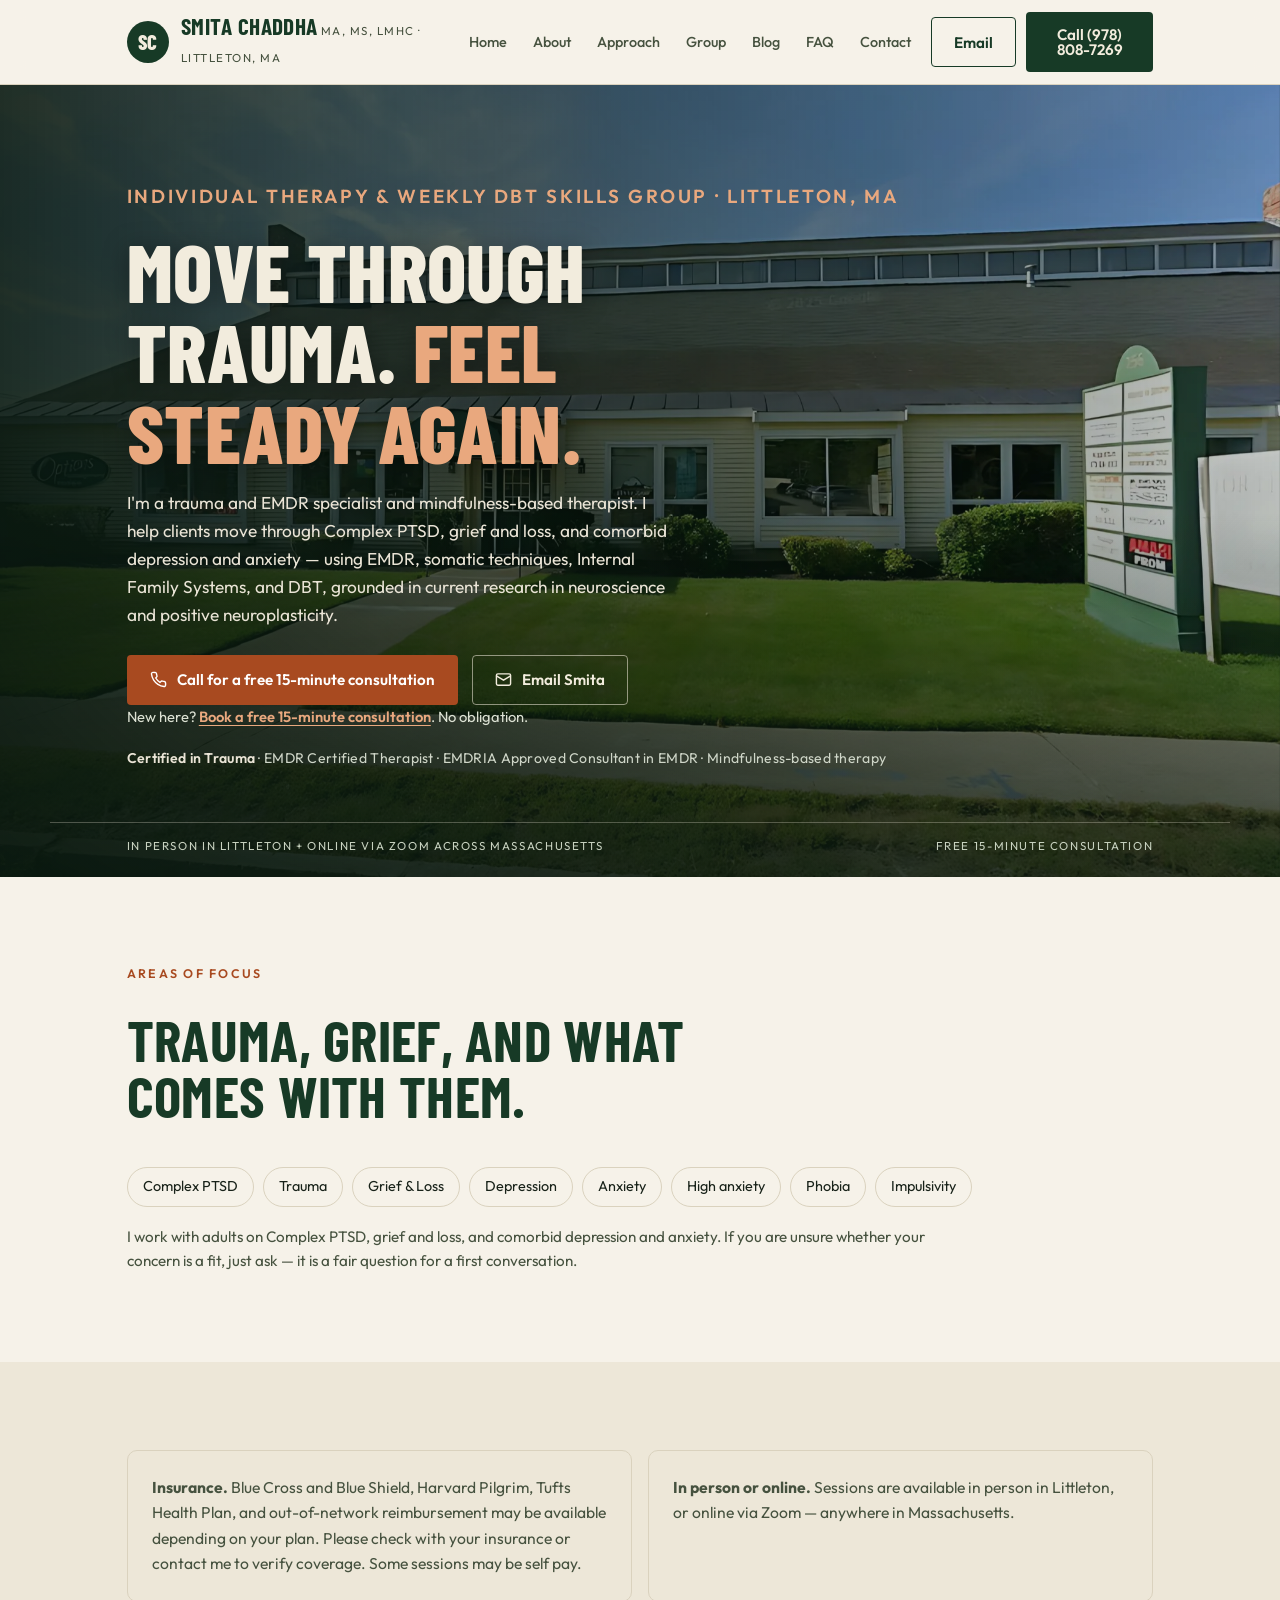
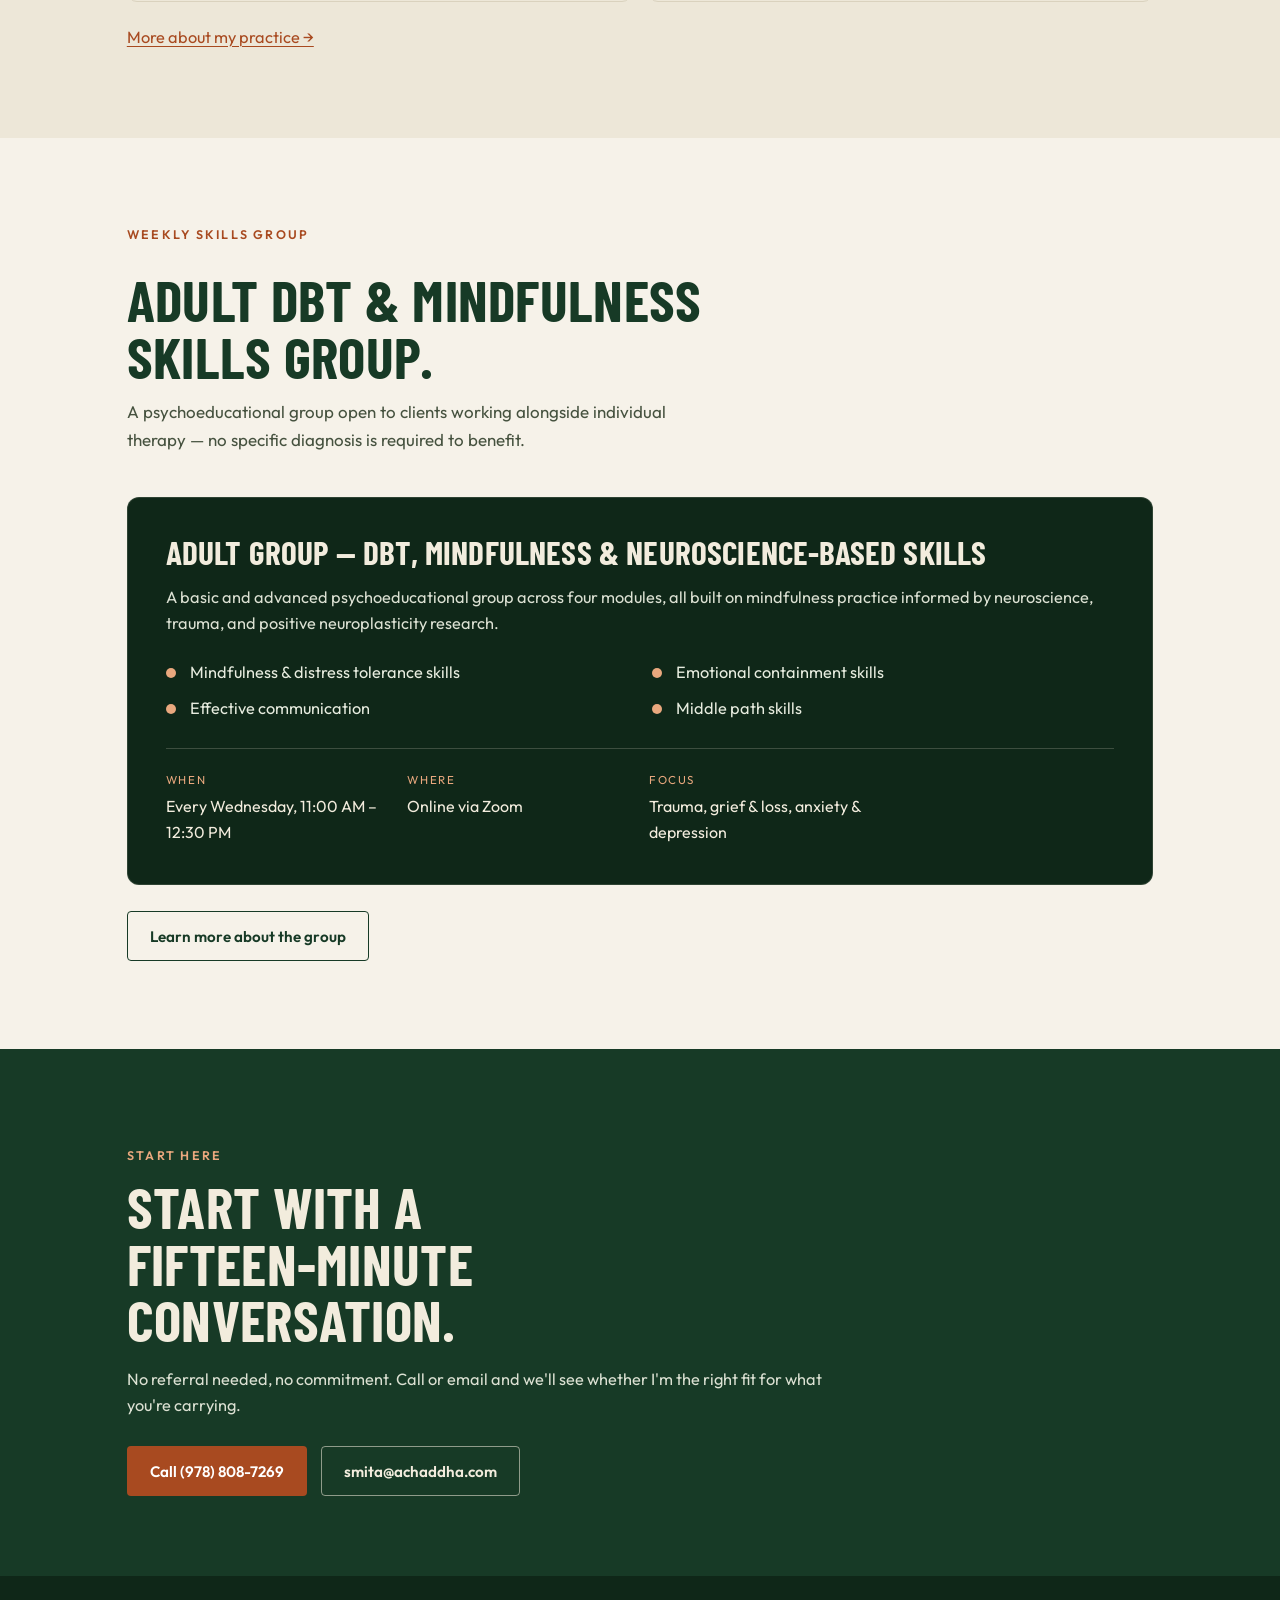
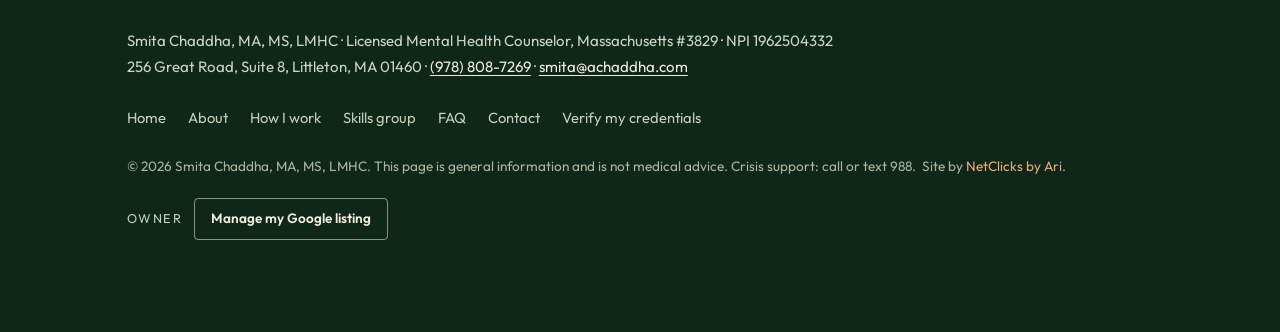
<file: index.html>
<!DOCTYPE html>
<html lang="en">
<head>
<meta charset="UTF-8">
<meta name="viewport" content="width=device-width, initial-scale=1.0">
<title>Smita Chaddha, MA, MS, LMHC — Trauma &amp; EMDR Therapist in Littleton, MA</title>
<meta name="description" content="Smita Chaddha, MA, MS, LMHC is a trauma and EMDR specialist and mindfulness-based therapist in Littleton, MA. EMDR, somatic therapy, Internal Family Systems and DBT for Complex PTSD, grief, depression and anxiety. In person or online via Zoom across Massachusetts. Free 15-minute consultation.">
<meta name="keywords" content="trauma therapist Littleton MA, EMDR therapist Littleton MA, Internal Family Systems therapist, somatic therapy, DBT skills group Massachusetts, mindfulness-based therapy, Complex PTSD treatment, grief counselor Littleton">
<meta name="author" content="Smita Chaddha, MA, MS, LMHC">
<meta name="robots" content="index, follow, max-image-preview:large">
<link rel="canonical" href="https://ari-builds.github.io/smita-chaddha-v2/">

<meta property="og:type" content="website">
<meta property="og:site_name" content="Smita Chaddha, MA, MS, LMHC">
<meta property="og:title" content="Smita Chaddha, MA, MS, LMHC — Trauma &amp; EMDR Therapy, Littleton MA">
<meta property="og:description" content="EMDR, somatic therapy, Internal Family Systems and DBT for Complex PTSD, grief, depression and anxiety. Licensed mental health counselor in Littleton, Massachusetts. In person or online via Zoom. Free 15-minute consultation.">
<meta property="og:url" content="https://ari-builds.github.io/smita-chaddha-v2/">
<meta property="og:image" content="https://ari-builds.github.io/smita-chaddha-v2/assets/og-image.jpg">
<meta property="og:image:width" content="1200">
<meta property="og:image:height" content="630">
<meta property="og:image:alt" content="Smita Chaddha, MA, MS, LMHC — trauma and EMDR therapy in Littleton, Massachusetts">
<meta property="og:locale" content="en_US">
<meta name="twitter:card" content="summary_large_image">
<meta name="twitter:title" content="Smita Chaddha, MA, MS, LMHC — Trauma &amp; EMDR Therapy, Littleton MA">
<meta name="twitter:description" content="EMDR, somatic therapy, Internal Family Systems and DBT for Complex PTSD, grief, depression and anxiety. Licensed mental health counselor in Littleton, Massachusetts.">
<meta name="twitter:image" content="https://ari-builds.github.io/smita-chaddha-v2/assets/og-image.jpg">
<meta name="twitter:image:alt" content="Smita Chaddha, MA, MS, LMHC — trauma and EMDR therapy in Littleton, Massachusetts">
<meta name="theme-color" content="#173A26">
<meta name="geo.region" content="US-MA">
<meta name="geo.placename" content="Littleton, Massachusetts">

<link rel="icon" href="favicon.svg" type="image/svg+xml">
<link rel="apple-touch-icon" href="assets/og-image.jpg">
<link rel="manifest" href="site.webmanifest">
<link rel="preconnect" href="https://fonts.googleapis.com">
<link rel="preconnect" href="https://fonts.gstatic.com" crossorigin>
<link rel="stylesheet" href="https://fonts.googleapis.com/css2?family=Barlow+Condensed:wght@600;700;800&family=Outfit:wght@400;500;600;700&display=swap">
<link rel="stylesheet" href="styles.css">

<script type="application/ld+json">
{
  "@context": "https://schema.org",
  "@graph": [
    {
      "@type": "WebSite",
      "@id": "https://ari-builds.github.io/smita-chaddha-v2/#website",
      "url": "https://ari-builds.github.io/smita-chaddha-v2/",
      "name": "Smita Chaddha, MA, MS, LMHC — Trauma & EMDR Therapy",
      "inLanguage": "en-US",
      "publisher": { "@id": "https://ari-builds.github.io/smita-chaddha-v2/#person" }
    },
    {
      "@type": ["Person", "MedicalBusiness", "LocalBusiness"],
      "@id": "https://ari-builds.github.io/smita-chaddha-v2/#person",
      "name": "Smita Chaddha",
      "alternateName": ["Smita Chaddha, MA, MS, LMHC", "Smita Chaddha LMHC"],
      "givenName": "Smita",
      "familyName": "Chaddha",
      "honorificSuffix": "MA, MS, LMHC",
      "jobTitle": "Licensed Mental Health Counselor",
      "description": "Trauma and EMDR specialist and mindfulness-based therapist in Littleton, Massachusetts. Certified in Trauma; EMDR Certified Therapist; EMDRIA Approved Consultant in EMDR. Trained in a nine-month trauma program under Bessel van der Kolk, a year-long Sensorimotor Psychotherapy training, and advanced training in Grief & Loss and Positive Neuroplasticity. Works with Complex PTSD, grief and loss, and comorbid depression and anxiety.",
      "url": "https://ari-builds.github.io/smita-chaddha-v2/",
      "email": "smita@achaddha.com",
      "telephone": "+19788087269",
      "image": "https://ari-builds.github.io/smita-chaddha-v2/assets/og-image.jpg",
      "currenciesAccepted": "USD",
      "address": {
        "@type": "PostalAddress",
        "streetAddress": "256 Great Road, Suite 8",
        "addressLocality": "Littleton",
        "addressRegion": "MA",
        "postalCode": "01460",
        "addressCountry": "US"
      },
      "geo": { "@type": "GeoCoordinates", "latitude": 42.5384, "longitude": -71.3089 },
      "hasMap": "https://maps.google.com/?q=256+Great+Road+Suite+8+Littleton+MA+01460",
      "areaServed": [
        { "@type": "State", "name": "Massachusetts" },
        { "@type": "City", "name": "Littleton", "containedInPlace": { "@type": "AdministrativeArea", "name": "Middlesex County, Massachusetts" } },
        { "@type": "AdministrativeArea", "name": "Middlesex County, Massachusetts" }
      ],
      "serviceArea": { "@type": "GeoCircle", "geoMidpoint": { "@type": "GeoCoordinates", "latitude": 42.5384, "longitude": -71.3089 }, "geoRadius": 25000 },
      "identifier": [
        { "@type": "PropertyValue", "name": "NPI", "value": "1962504332" },
        { "@type": "PropertyValue", "name": "MA Licensed Mental Health Counselor", "value": "3829" },
        { "@type": "PropertyValue", "name": "NPI Taxonomy Code", "value": "101YM0800X" }
      ],
      "hasCredential": [
        { "@type": "EducationalOccupationalCredential", "credentialCategory": "license", "identifier": "LMHC #3829", "recognizedBy": { "@type": "GovernmentOrganization", "name": "Massachusetts Board of Allied Mental Health Professionals" } },
        { "@type": "EducationalOccupationalCredential", "credentialCategory": "certification", "identifier": "Certified in Trauma" },
        { "@type": "EducationalOccupationalCredential", "credentialCategory": "certification", "identifier": "EMDR Certified Therapist" },
        { "@type": "EducationalOccupationalCredential", "credentialCategory": "certification", "identifier": "EMDRIA Approved Consultant in EMDR" },
        { "@type": "EducationalOccupationalCredential", "credentialCategory": "certification", "identifier": "Advanced training in Grief & Loss and Positive Neuroplasticity" }
      ],
      "alumniOf": { "@type": "CollegeOrUniversity", "name": "Boston University" },
      "medicalSpecialty": "Mental Health",
      "knowsAbout": [
        "Eye Movement Desensitization and Reprocessing (EMDR)", "Trauma", "Complex post-traumatic stress disorder (C-PTSD)",
        "Post-traumatic stress disorder (PTSD)", "Sensorimotor Psychotherapy", "Somatic therapy",
        "Internal Family Systems (IFS)", "Dialectical Behavior Therapy (DBT)", "Mindfulness-based therapy",
        "Anxiety", "Grief and loss", "Depression", "Specific phobias", "Impulsivity",
        "Positive neuroplasticity", "Neuroscience-informed therapy"
      ],
      "availableService": [
        { "@type": "MedicalTherapy", "name": "Individual psychotherapy", "description": "One-to-one therapy for adults, in person in Littleton or online via Zoom across Massachusetts." },
        { "@type": "MedicalTherapy", "name": "EMDR trauma processing", "description": "EMDR for past and present traumatic distress." },
        { "@type": "MedicalTherapy", "name": "Trauma-focused therapy", "description": "Trauma work informed by current neuroscience and positive neuroplasticity research." },
        { "@type": "MedicalTherapy", "name": "Weekly DBT and mindfulness skills group", "description": "A psychoeducational group for adults meeting online via Zoom on Wednesdays." }
      ],
      "isAcceptingNewPatients": true,
      "sameAs": [
        "https://www.psychologytoday.com/us/therapists/smita-chaddha-littleton-ma/141858",
        "https://www.healthgrades.com/counseling-directory/ma-massachusetts/littleton",
        "https://www.7cups.com/local/us/ma/littleton/therapists/smita-chaddha-counselor-ment-48624172",
        "https://flashtechnique.com/wp/places/united-states/massachusetts/littleton-1/therapist-1/smita-chaddha-mams-lmhc/",
        "https://npiregistry.cms.hhs.gov/provider-view/1962504332",
        "https://www.linkedin.com/company/smita-chaddha"
      ]
    },
    {
      "@type": "Event",
      "@id": "https://ari-builds.github.io/smita-chaddha-v2/#group",
      "name": "Adult Group — DBT, Mindfulness & Neuroscience-Based Skills",
      "description": "A basic and advanced psychoeducational skills group in four modules: mindfulness and distress tolerance, emotional containment, effective communication, and middle path skills. Intended for clients working alongside individual therapy. No specific diagnosis is required to benefit.",
      "eventAttendanceMode": "https://schema.org/OnlineEventAttendanceMode",
      "eventStatus": "https://schema.org/EventScheduled",
      "organizer": { "@id": "https://ari-builds.github.io/smita-chaddha-v2/#person" },
      "location": { "@type": "VirtualLocation", "url": "https://www.zoom.us/" },
      "about": ["DBT", "Mindfulness", "Distress tolerance", "Emotional regulation"]
    },
    {
      "@type": "FAQPage",
      "@id": "https://ari-builds.github.io/smita-chaddha-v2/#faq",
      "mainEntity": [
        {
          "@type": "Question",
          "name": "Is Smita Chaddha a licensed therapist in Massachusetts?",
          "acceptedAnswer": { "@type": "Answer", "text": "Yes. Smita Chaddha is a Licensed Mental Health Counselor in Massachusetts, license number 3829, and a sole proprietor. She also holds National Provider Identifier 1962504332. You can verify the license through the Massachusetts Board of Allied Mental Health Professionals and the NPI through the CMS NPI Registry." }
        },
        {
          "@type": "Question",
          "name": "Where does Smita Chaddha see clients?",
          "acceptedAnswer": { "@type": "Answer", "text": "Her office is at 256 Great Road, Suite 8, Littleton, Massachusetts 01460. Sessions are also available online via Zoom for anyone in Massachusetts." }
        },
        {
          "@type": "Question",
          "name": "What is EMDR and what does it treat?",
          "acceptedAnswer": { "@type": "Answer", "text": "EMDR stands for Eye Movement Desensitization and Reprocessing. It is a structured trauma therapy used to process past and present traumatic distress. Smita Chaddha is an EMDR Certified Therapist and an EMDRIA Approved Consultant in EMDR, and uses EMDR for trauma, high anxiety, phobias, grief and depression." }
        },
        {
          "@type": "Question",
          "name": "Does she accept insurance?",
          "acceptedAnswer": { "@type": "Answer", "text": "Blue Cross and Blue Shield, Harvard Pilgrim and Tufts Health Plan and out-of-network reimbursement may be available depending on your plan. Please check with your insurance or contact Smita Chaddha to verify coverage. Some sessions may be self pay. A free 15-minute consultation is available." }
        },
        {
          "@type": "Question",
          "name": "When does the weekly skills group meet?",
          "acceptedAnswer": { "@type": "Answer", "text": "The adult skills group meets online via Zoom every Wednesday from 11:00 AM to 12:30 PM. It runs as a basic and advanced psychoeducational group across four modules: mindfulness and distress tolerance, emotional containment, effective communication, and middle path skills. It is intended for clients working alongside individual therapy, and no specific diagnosis is required to benefit." }
        },
        {
          "@type": "Question",
          "name": "Does Smita Chaddha offer a free consultation?",
          "acceptedAnswer": { "@type": "Answer", "text": "Yes. Call (978) 808-7269 or email smita@achaddha.com to book a free 15-minute consultation, or to ask about qualifications, training, or what a particular form of therapy will be like." }
        }
      ]
    }
  ]
}
</script>
<script>
/* Arms scroll-reveal before first paint. Failsafe: if site.js never runs
   (404, blocked, error), reveal is switched back off so no content can be
   left permanently invisible. With JS disabled this never executes either,
   so content stays visible. */
document.documentElement.classList.add('reveal');
window.__revealFailsafe = setTimeout(function () {
  document.documentElement.classList.remove('reveal');
}, 3000);
</script>
</head>
<body>

<a class="skip" href="#main">Skip to content</a>

<header class="site-header">
  <div class="bar">
    <a class="brand" href="#main" aria-label="Smita Chaddha, LMHC — home">
      <span class="mark" aria-hidden="true">SC</span>
      <span>
        <span class="name">Smita Chaddha</span>
        <span class="sub">MA, MS, LMHC · Littleton, MA</span>
      </span>
    </a>
    <nav class="site-nav" aria-label="Primary">
      <a href="index.html" aria-current="page">Home</a>
      <a href="about.html">About</a>
      <a href="approach.html">Approach</a>
      <a href="group.html">Group</a>
      <a href="blog.html">Blog</a>
      <a href="faq.html">FAQ</a>
      <a href="contact.html">Contact</a>
    </nav>
    <div class="head-actions">
      <a class="btn btn-outline" href="mailto:smita@achaddha.com">Email</a>
      <a class="btn btn-green" href="tel:+19788087269">Call (978) 808-7269</a>
      <button id="menuBtn" type="button" aria-label="Open menu" aria-expanded="false" aria-controls="mobileMenu">
        <svg width="22" height="16" viewBox="0 0 22 16" fill="none" aria-hidden="true"><path d="M1 1h20M1 8h20M1 15h20" stroke="currentColor" stroke-width="2" stroke-linecap="round"/></svg>
      </button>
    </div>
  </div>
</header>

<div class="mobile-menu" id="mobileMenu" aria-hidden="true">
  <div class="mm-head">
    <div class="mm-title">Smita Chaddha, LMHC</div>
    <button id="menuClose" type="button" aria-label="Close menu">&#10005;</button>
  </div>
  <nav class="mm-links" aria-label="Mobile">
    <a href="index.html">Home</a>
    <a href="about.html">About</a>
    <a href="approach.html">Approach</a>
    <a href="group.html">Group</a>
    <a href="faq.html">FAQ</a>
    <a href="contact.html">Contact</a>
  </nav>
  <div class="mm-cta">
    <a class="btn btn-solid" href="tel:+19788087269">Call</a>
    <a class="btn btn-ghost-light" href="mailto:smita@achaddha.com">Email</a>
  </div>
  <div class="mm-phone">(978) 808-7269 · Littleton, MA</div>
</div>

<header>
  <section class="hero" aria-labelledby="hero-title">
    <div class="hero-media" aria-hidden="true">
      <picture>
        <source srcset="assets/hero-enhanced.webp" type="image/webp">
        <img src="assets/hero-enhanced.jpg" alt="" fetchpriority="high" decoding="async">
      </picture>
    </div>
    <div class="hero-scrim" aria-hidden="true"></div>
    <div class="hero-inner">
      <p class="kicker">Individual therapy &amp; weekly DBT skills group · Littleton, MA</p>
      <h1 id="hero-title">Move through trauma. <em>Feel steady again.</em></h1>
      <p class="lede">I'm a trauma and EMDR specialist and mindfulness-based therapist. I help clients move through Complex PTSD, grief and loss, and comorbid depression and anxiety — using EMDR, somatic techniques, Internal Family Systems, and DBT, grounded in current research in neuroscience and positive neuroplasticity.</p>
      <div class="hero-actions">
        <a class="btn btn-solid" href="tel:+19788087269">
          <svg viewBox="0 0 24 24" fill="none" stroke="currentColor" stroke-width="2" aria-hidden="true"><path d="M22 16.9v3a2 2 0 0 1-2.2 2 19.8 19.8 0 0 1-8.6-3.1 19.5 19.5 0 0 1-6-6A19.8 19.8 0 0 1 2.1 4.2 2 2 0 0 1 4.1 2h3a2 2 0 0 1 2 1.7c.1 1 .4 1.9.7 2.8a2 2 0 0 1-.5 2.1L8.1 9.9a16 16 0 0 0 6 6l1.3-1.2a2 2 0 0 1 2.1-.5c.9.3 1.8.6 2.8.7a2 2 0 0 1 1.7 2Z"/></svg>
          Call for a free 15-minute consultation
        </a>
        <a class="btn btn-ghost-light" href="mailto:smita@achaddha.com">
          <svg viewBox="0 0 24 24" fill="none" stroke="currentColor" stroke-width="2" aria-hidden="true"><rect x="2" y="4" width="20" height="16" rx="2"/><path d="m2 7 10 6 10-6"/></svg>
          Email Smita
        </a>
      </div>
      <p class="hero-note">New here? <a href="contact.html">Book a free 15-minute consultation</a>. No obligation.</p>
      <p class="hero-creds"><strong>Certified in Trauma</strong> · EMDR Certified Therapist · EMDRIA Approved Consultant in EMDR · Mindfulness-based therapy</p>
    </div>
    <div class="hero-foot">
      <span>In person in Littleton + online via Zoom across Massachusetts</span>
      <span>Free 15-minute consultation</span>
    </div>
  </section>
</header>

<main id="main">

<section class="section" id="focus">
  <div class="container">
    <div class="section-head">
      <p class="kicker">Areas of focus</p>
      <h2>Trauma, grief, and what comes with them.</h2>
    </div>
    <ul class="tags">
      <li>Complex PTSD</li><li>Trauma</li><li>Grief &amp; Loss</li><li>Depression</li><li>Anxiety</li><li>High anxiety</li><li>Phobia</li><li>Impulsivity</li>
    </ul>
    <p style="color:var(--ink-soft);font-size:.95rem;margin-top:18px;max-width:56em;">
      I work with adults on Complex PTSD, grief and loss, and comorbid depression and anxiety. If you are unsure whether your concern is a fit, just ask — it is a fair question for a first conversation.
    </p>
  </div>
</section>

<section class="section alt" id="goodtoknow">
  <div class="container">
    <div class="grid grid-2">
      <div class="note-box rv">
        <p><strong>Insurance.</strong> Blue Cross and Blue Shield, Harvard Pilgrim, Tufts Health Plan, and out-of-network reimbursement may be available depending on your plan. Please check with your insurance or contact me to verify coverage. Some sessions may be self pay.</p>
      </div>
      <div class="note-box rv">
        <p><strong>In person or online.</strong> Sessions are available in person in Littleton, or online via Zoom — anywhere in Massachusetts.</p>
      </div>
    </div>
    <p style="margin-top:22px;"><a href="about.html">More about my practice &rarr;</a></p>
  </div>
</section>

<section class="section" id="group">
  <div class="container">
    <div class="section-head">
      <p class="kicker">Weekly skills group</p>
      <h2>Adult DBT &amp; mindfulness skills group.</h2>
      <p class="lede">A psychoeducational group open to clients working alongside individual therapy — no specific diagnosis is required to benefit.</p>
    </div>
    <div class="feature rv">
      <h3>Adult Group — DBT, Mindfulness &amp; Neuroscience-Based Skills</h3>
      <p>A basic and advanced psychoeducational group across four modules, all built on mindfulness practice informed by neuroscience, trauma, and positive neuroplasticity research.</p>
      <ul class="modules">
        <li>Mindfulness &amp; distress tolerance skills</li>
        <li>Emotional containment skills</li>
        <li>Effective communication</li>
        <li>Middle path skills</li>
      </ul>
      <div class="feature-meta">
        <div><span>When</span>Every Wednesday, 11:00 AM – 12:30 PM</div>
        <div><span>Where</span>Online via Zoom</div>
        <div><span>Focus</span>Trauma, grief &amp; loss, anxiety &amp; depression</div>
      </div>
    </div>
    <div class="rv" style="margin-top:26px;">
      <a class="btn btn-outline" href="group.html">Learn more about the group</a>
    </div>
  </div>
</section>

<div class="final-cta">
  <div class="container">
    <p class="kicker" style="color:var(--accent-light);">Start here</p>
    <h2>Start with a fifteen-minute conversation.</h2>
    <p>No referral needed, no commitment. Call or email and we'll see whether I'm the right fit for what you're carrying.</p>
    <div class="hero-actions">
      <a class="btn btn-solid" href="tel:+19788087269">Call (978) 808-7269</a>
      <a class="btn btn-ghost-light" href="mailto:smita@achaddha.com">smita@achaddha.com</a>
    </div>
  </div>
</div>

</main>

<footer class="site-footer">
  <div class="container">
    <div class="nap">
      Smita Chaddha, MA, MS, LMHC · Licensed Mental Health Counselor, Massachusetts #3829 · NPI 1962504332<br>
      256 Great Road, Suite 8, Littleton, MA 01460 · <a href="tel:+19788087269">(978) 808-7269</a> · <a href="mailto:smita@achaddha.com">smita@achaddha.com</a>
    </div>
    <div class="footer-links">
      <a href="index.html">Home</a><a href="about.html">About</a><a href="approach.html">How I work</a><a href="group.html">Skills group</a>
      <a href="faq.html">FAQ</a><a href="contact.html">Contact</a>
      <a href="verify.html">Verify my credentials</a>
    </div>
    <p class="colophon">&copy; <span id="year">2026</span> Smita Chaddha, MA, MS, LMHC. This page is general information and is not medical advice. Crisis support: call or text 988.&nbsp; Site by <a href="https://netclicksbyari.tech" target="_blank" rel="noopener">NetClicks by Ari</a>.</p>
    <div class="owner-tools">
      <span class="owner-label" id="owner-label">Owner</span>
      <a class="btn btn-ghost-light" href="https://business.google.com/" target="_blank" rel="noopener" aria-describedby="owner-label">Manage my Google listing</a>
    </div>
  </div>
</footer>

<div class="mobile-bar">
  <a class="btn btn-solid" href="tel:+19788087269">Call (978) 808-7269</a>
  <a class="btn btn-ghost-light" href="mailto:smita@achaddha.com">Email</a>
</div>

<script src="site.js" defer></script>

</body>
</html>
</file>
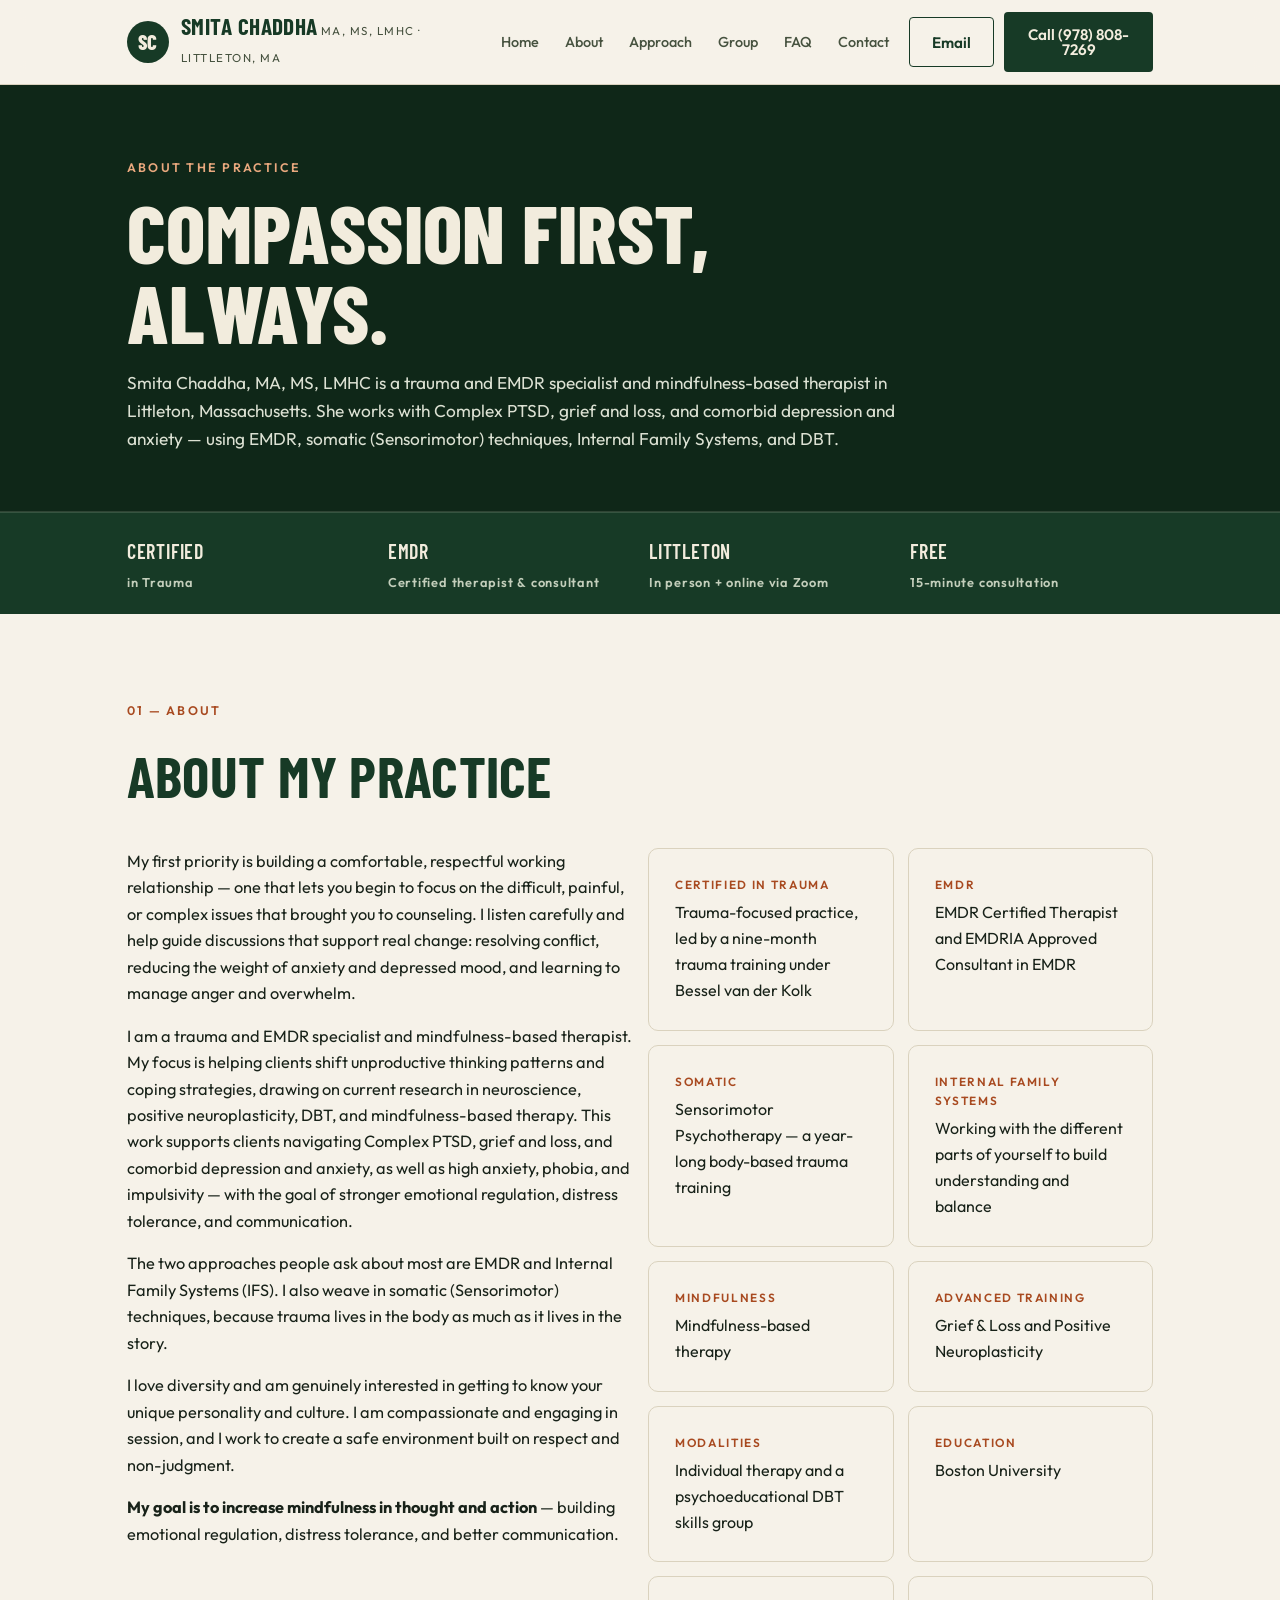
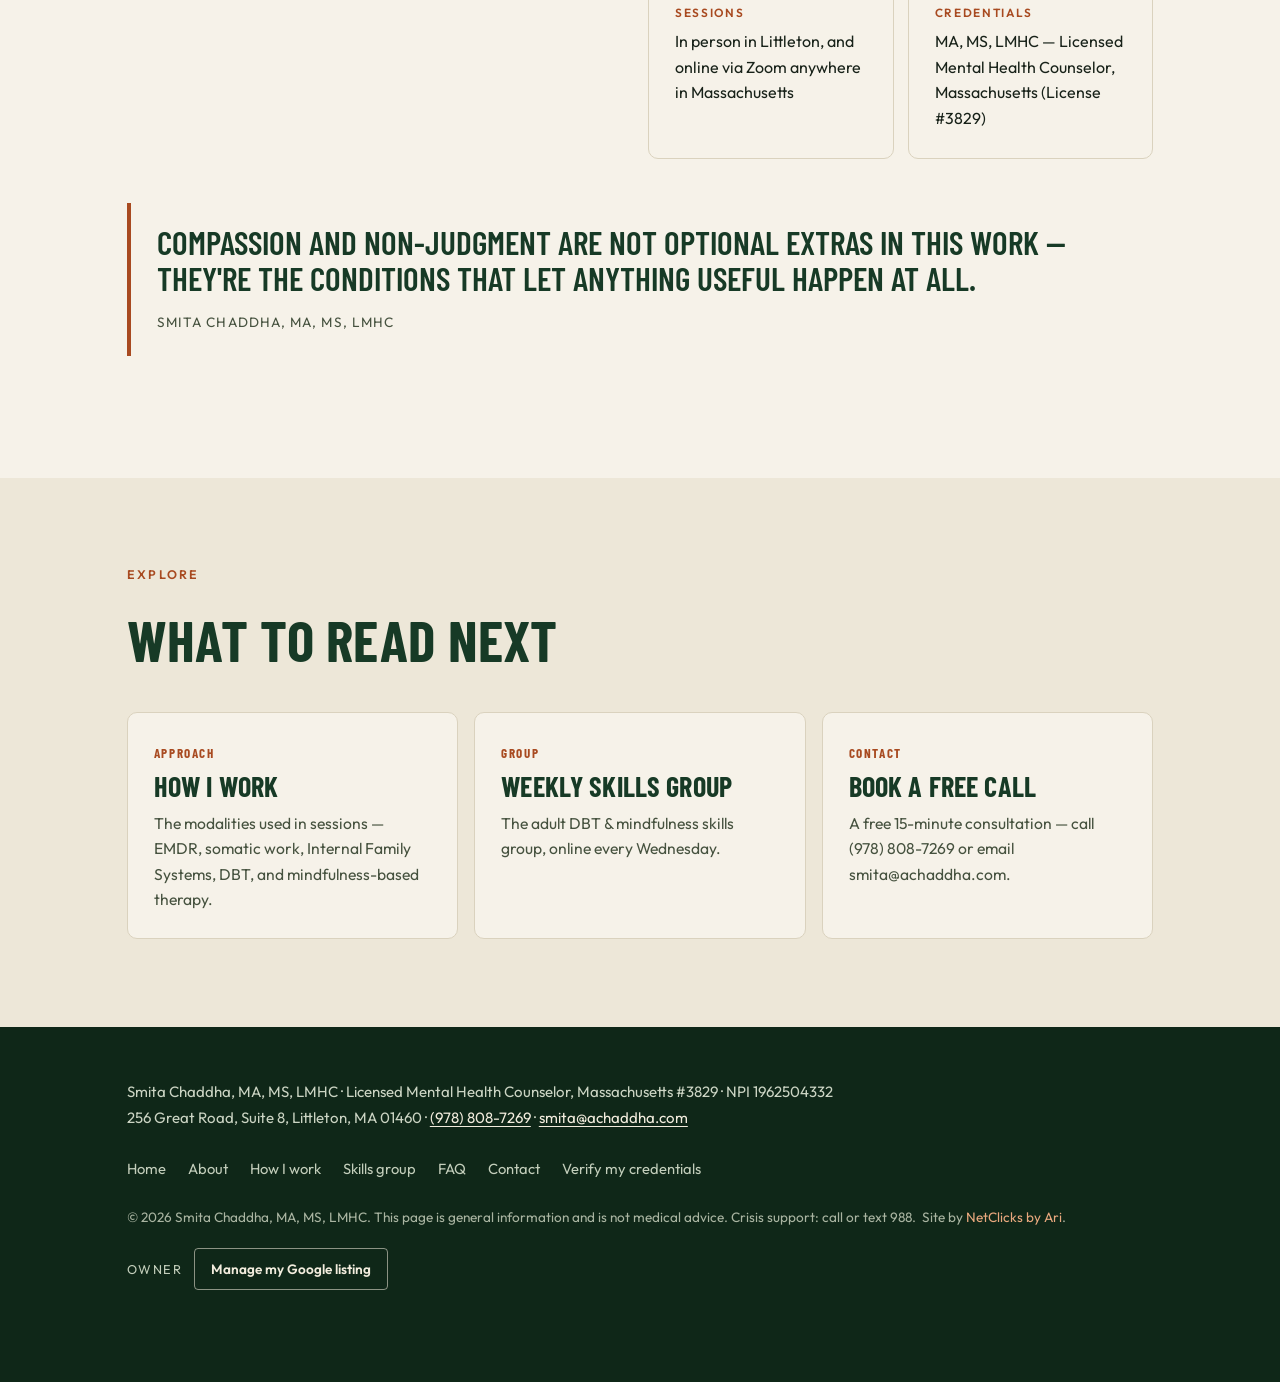
<file: about.html>
<!DOCTYPE html>
<html lang="en">
<head>
<meta charset="UTF-8">
<meta name="viewport" content="width=device-width, initial-scale=1.0">
<title>About Smita Chaddha, MA, MS, LMHC — Trauma &amp; EMDR Specialist, Littleton MA</title>
<meta name="description" content="About Smita Chaddha, a trauma and EMDR specialist and mindfulness-based therapist in Littleton, Massachusetts (LMHC #3829). Certified in Trauma; EMDR Certified Therapist; EMDRIA Approved Consultant in EMDR. Trained under Bessel van der Kolk, in Sensorimotor Psychotherapy, Internal Family Systems, and Grief & Loss and Positive Neuroplasticity.">
<link rel="canonical" href="https://ari-builds.github.io/smita-chaddha-v2/about.html">
<meta property="og:type" content="website">
<meta property="og:site_name" content="Smita Chaddha, MA, MS, LMHC">
<meta property="og:title" content="About Smita Chaddha, MA, MS, LMHC">
<meta property="og:description" content="A trauma and EMDR specialist and mindfulness-based therapist in Littleton, Massachusetts (LMHC #3829), working with Complex PTSD, grief and loss, and comorbid depression and anxiety.">
<meta property="og:url" content="https://ari-builds.github.io/smita-chaddha-v2/about.html">
<meta property="og:image" content="https://ari-builds.github.io/smita-chaddha-v2/assets/og-image.jpg">
<meta name="theme-color" content="#173A26">
<meta name="geo.region" content="US-MA">
<meta name="geo.placename" content="Littleton, Massachusetts">
<link rel="icon" href="favicon.svg" type="image/svg+xml">
<link rel="preconnect" href="https://fonts.googleapis.com">
<link rel="preconnect" href="https://fonts.gstatic.com" crossorigin>
<link rel="stylesheet" href="https://fonts.googleapis.com/css2?family=Barlow+Condensed:wght@600;700;800&family=Outfit:wght@400;500;600;700&display=swap">
<link rel="stylesheet" href="styles.css">
<script>
document.documentElement.classList.add('reveal');
window.__revealFailsafe = setTimeout(function () {
  document.documentElement.classList.remove('reveal');
}, 3000);
</script>
</head>
<body>

<a class="skip" href="#main">Skip to content</a>

<header class="site-header">
  <div class="bar">
    <a class="brand" href="index.html" aria-label="Smita Chaddha, LMHC — home">
      <span class="mark" aria-hidden="true">SC</span>
      <span>
        <span class="name">Smita Chaddha</span>
        <span class="sub">MA, MS, LMHC · Littleton, MA</span>
      </span>
    </a>
    <nav class="site-nav" aria-label="Primary">
      <a href="index.html">Home</a>
      <a href="about.html" aria-current="page">About</a>
      <a href="approach.html">Approach</a>
      <a href="group.html">Group</a>
      <a href="faq.html">FAQ</a>
      <a href="contact.html">Contact</a>
    </nav>
    <div class="head-actions">
      <a class="btn btn-outline" href="mailto:smita@achaddha.com">Email</a>
      <a class="btn btn-green" href="tel:+19788087269">Call (978) 808-7269</a>
      <button id="menuBtn" type="button" aria-label="Open menu" aria-expanded="false" aria-controls="mobileMenu">
        <svg width="22" height="16" viewBox="0 0 22 16" fill="none" aria-hidden="true"><path d="M1 1h20M1 8h20M1 15h20" stroke="currentColor" stroke-width="2" stroke-linecap="round"/></svg>
      </button>
    </div>
  </div>
</header>

<div class="mobile-menu" id="mobileMenu" aria-hidden="true">
  <div class="mm-head">
    <div class="mm-title">Smita Chaddha, LMHC</div>
    <button id="menuClose" type="button" aria-label="Close menu">&#10005;</button>
  </div>
  <nav class="mm-links" aria-label="Mobile">
    <a href="index.html">Home</a>
    <a href="about.html">About</a>
    <a href="approach.html">Approach</a>
    <a href="group.html">Group</a>
    <a href="faq.html">FAQ</a>
    <a href="contact.html">Contact</a>
  </nav>
  <div class="mm-cta">
    <a class="btn btn-solid" href="tel:+19788087269">Call</a>
    <a class="btn btn-ghost-light" href="mailto:smita@achaddha.com">Email</a>
  </div>
  <div class="mm-phone">(978) 808-7269 · Littleton, MA</div>
</div>

<main id="main">

<section class="page-hero" aria-labelledby="about-title">
  <div class="container">
    <p class="kicker">About the practice</p>
    <h1 id="about-title">Compassion first, always.</h1>
    <p class="page-lede">Smita Chaddha, MA, MS, LMHC is a trauma and EMDR specialist and mindfulness-based therapist in Littleton, Massachusetts. She works with Complex PTSD, grief and loss, and comorbid depression and anxiety — using EMDR, somatic (Sensorimotor) techniques, Internal Family Systems, and DBT.</p>
  </div>
</section>

<div class="stats">
  <div class="row">
    <div>Certified<span>in Trauma</span></div>
    <div>EMDR<span>Certified therapist &amp; consultant</span></div>
    <div>Littleton<span>In person + online via Zoom</span></div>
    <div>Free<span>15-minute consultation</span></div>
  </div>
</div>

<section class="section" id="about">
  <div class="container">
    <div class="section-head">
      <p class="kicker">01 — About</p>
      <h2>About my practice</h2>
    </div>
    <div class="grid grid-2">
      <div>
        <p>My first priority is building a comfortable, respectful working relationship — one that lets you begin to focus on the difficult, painful, or complex issues that brought you to counseling. I listen carefully and help guide discussions that support real change: resolving conflict, reducing the weight of anxiety and depressed mood, and learning to manage anger and overwhelm.</p>
        <p>I am a trauma and EMDR specialist and mindfulness-based therapist. My focus is helping clients shift unproductive thinking patterns and coping strategies, drawing on current research in neuroscience, positive neuroplasticity, DBT, and mindfulness-based therapy. This work supports clients navigating Complex PTSD, grief and loss, and comorbid depression and anxiety, as well as high anxiety, phobia, and impulsivity — with the goal of stronger emotional regulation, distress tolerance, and communication.</p>
        <p>The two approaches people ask about most are EMDR and Internal Family Systems (IFS). I also weave in somatic (Sensorimotor) techniques, because trauma lives in the body as much as it lives in the story.</p>
        <p>I love diversity and am genuinely interested in getting to know your unique personality and culture. I am compassionate and engaging in session, and I work to create a safe environment built on respect and non-judgment.</p>
        <p><strong>My goal is to increase mindfulness in thought and action</strong> — building emotional regulation, distress tolerance, and better communication.</p>
      </div>
      <div class="cred-grid">
        <div class="cred card"><div class="label">Certified in Trauma</div><div class="value">Trauma-focused practice, led by a nine-month trauma training under Bessel van der Kolk</div></div>
        <div class="cred card"><div class="label">EMDR</div><div class="value">EMDR Certified Therapist and EMDRIA Approved Consultant in EMDR</div></div>
        <div class="cred card"><div class="label">Somatic</div><div class="value">Sensorimotor Psychotherapy — a year-long body-based trauma training</div></div>
        <div class="cred card"><div class="label">Internal Family Systems</div><div class="value">Working with the different parts of yourself to build understanding and balance</div></div>
        <div class="cred card"><div class="label">Mindfulness</div><div class="value">Mindfulness-based therapy</div></div>
        <div class="cred card"><div class="label">Advanced training</div><div class="value">Grief &amp; Loss and Positive Neuroplasticity</div></div>
        <div class="cred card"><div class="label">Modalities</div><div class="value">Individual therapy and a psychoeducational DBT skills group</div></div>
        <div class="cred card"><div class="label">Education</div><div class="value">Boston University</div></div>
        <div class="cred card"><div class="label">Sessions</div><div class="value">In person in Littleton, and online via Zoom anywhere in Massachusetts</div></div>
        <div class="cred card"><div class="label">Credentials</div><div class="value">MA, MS, LMHC — Licensed Mental Health Counselor, Massachusetts (License #3829)</div></div>
      </div>
    </div>
    <blockquote class="pullquote rv" style="margin-top:44px;">
      <p>Compassion and non-judgment are not optional extras in this work — they're the conditions that let anything useful happen at all.</p>
      <cite>Smita Chaddha, MA, MS, LMHC</cite>
    </blockquote>
  </div>
</section>

<section class="section alt" id="next">
  <div class="container">
    <div class="section-head">
      <p class="kicker">Explore</p>
      <h2>What to read next</h2>
    </div>
    <div class="grid grid-3">
      <a class="card approach rv" href="approach.html" style="text-decoration:none;"><span class="abbr">Approach</span><h3>How I work</h3><p>The modalities used in sessions — EMDR, somatic work, Internal Family Systems, DBT, and mindfulness-based therapy.</p></a>
      <a class="card approach rv" href="group.html" style="text-decoration:none;"><span class="abbr">Group</span><h3>Weekly skills group</h3><p>The adult DBT &amp; mindfulness skills group, online every Wednesday.</p></a>
      <a class="card approach rv" href="contact.html" style="text-decoration:none;"><span class="abbr">Contact</span><h3>Book a free call</h3><p>A free 15-minute consultation — call (978) 808-7269 or email smita@achaddha.com.</p></a>
    </div>
  </div>
</section>

</main>

<footer class="site-footer">
  <div class="container">
    <div class="nap">
      Smita Chaddha, MA, MS, LMHC · Licensed Mental Health Counselor, Massachusetts #3829 · NPI 1962504332<br>
      256 Great Road, Suite 8, Littleton, MA 01460 · <a href="tel:+19788087269">(978) 808-7269</a> · <a href="mailto:smita@achaddha.com">smita@achaddha.com</a>
    </div>
    <div class="footer-links">
      <a href="index.html">Home</a><a href="about.html">About</a><a href="approach.html">How I work</a><a href="group.html">Skills group</a>
      <a href="faq.html">FAQ</a><a href="contact.html">Contact</a>
      <a href="verify.html">Verify my credentials</a>
    </div>
    <p class="colophon">&copy; <span id="year">2026</span> Smita Chaddha, MA, MS, LMHC. This page is general information and is not medical advice. Crisis support: call or text 988.&nbsp; Site by <a href="https://netclicksbyari.tech" target="_blank" rel="noopener">NetClicks by Ari</a>.</p>
    <div class="owner-tools">
      <span class="owner-label" id="owner-label">Owner</span>
      <a class="btn btn-ghost-light" href="https://business.google.com/" target="_blank" rel="noopener" aria-describedby="owner-label">Manage my Google listing</a>
    </div>
  </div>
</footer>

<div class="mobile-bar">
  <a class="btn btn-solid" href="tel:+19788087269">Call (978) 808-7269</a>
  <a class="btn btn-ghost-light" href="mailto:smita@achaddha.com">Email</a>
</div>

<script src="site.js" defer></script>

</body>
</html>
</file>
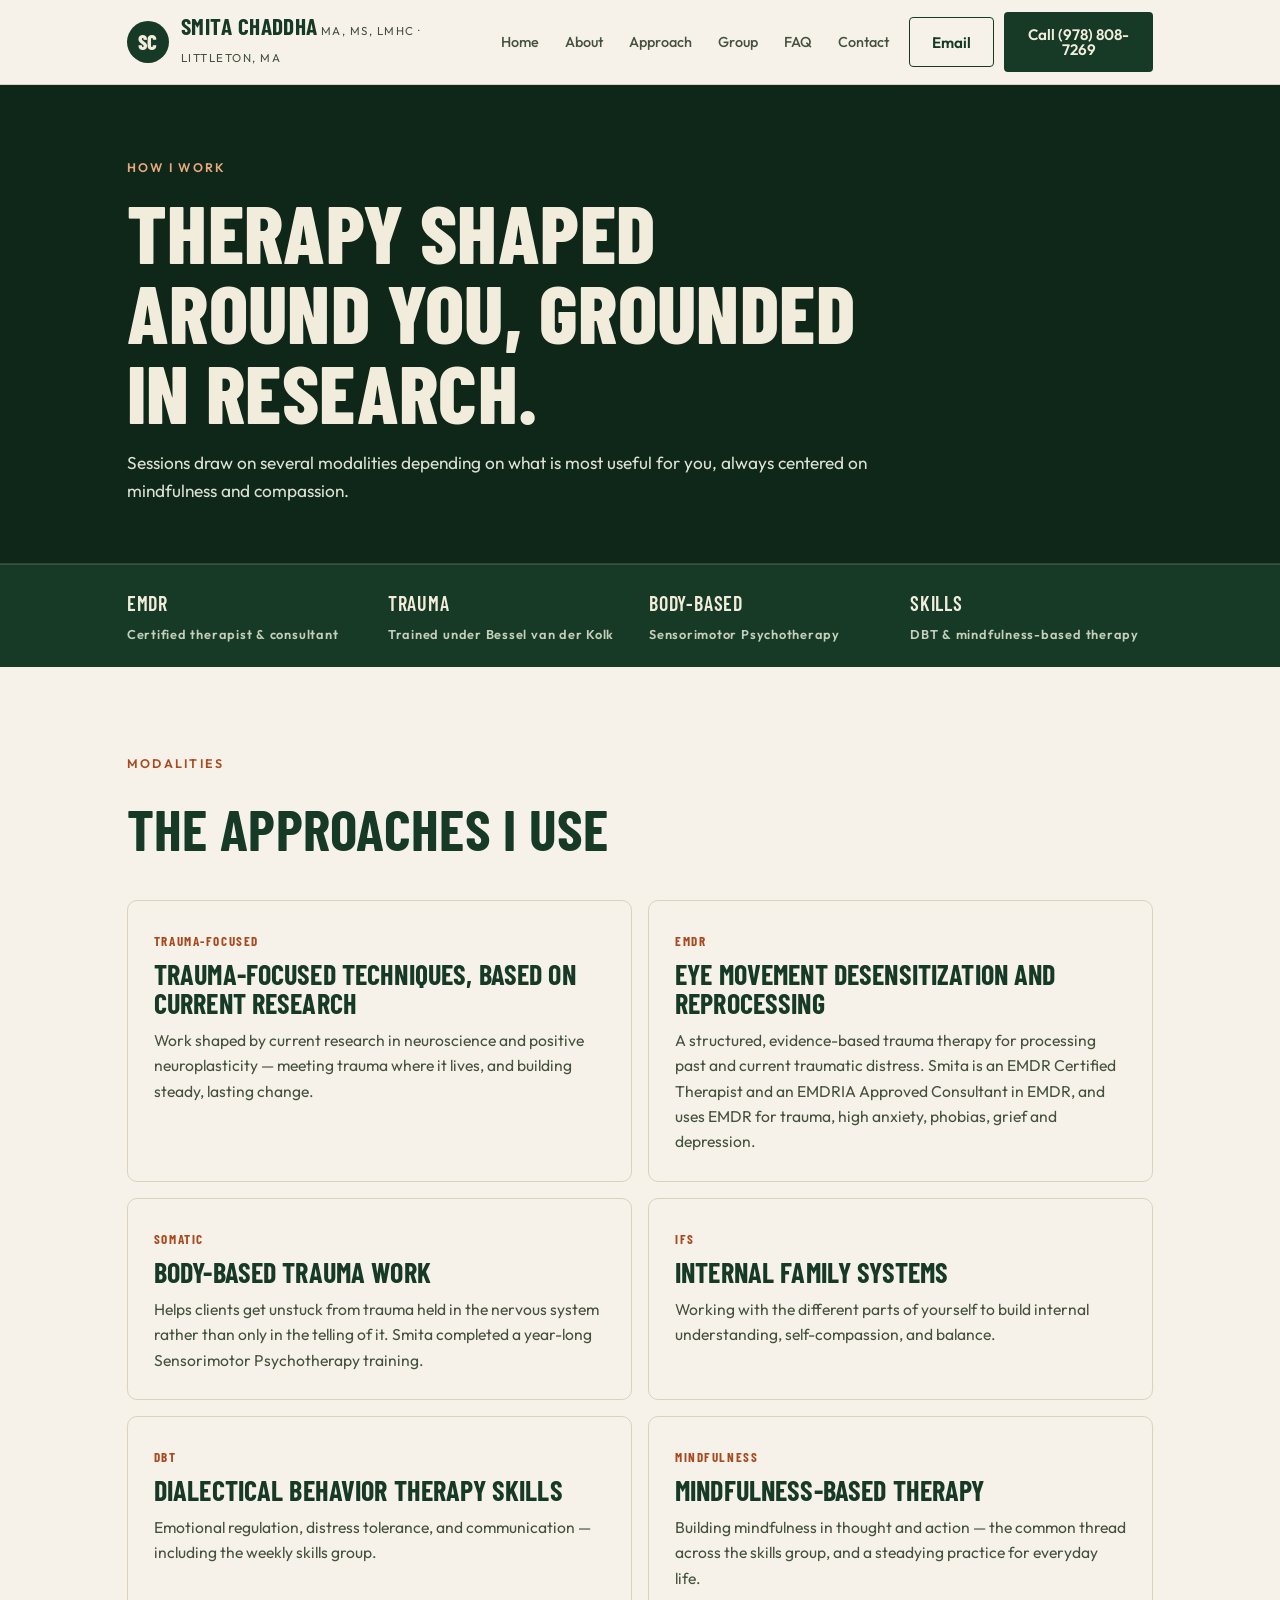
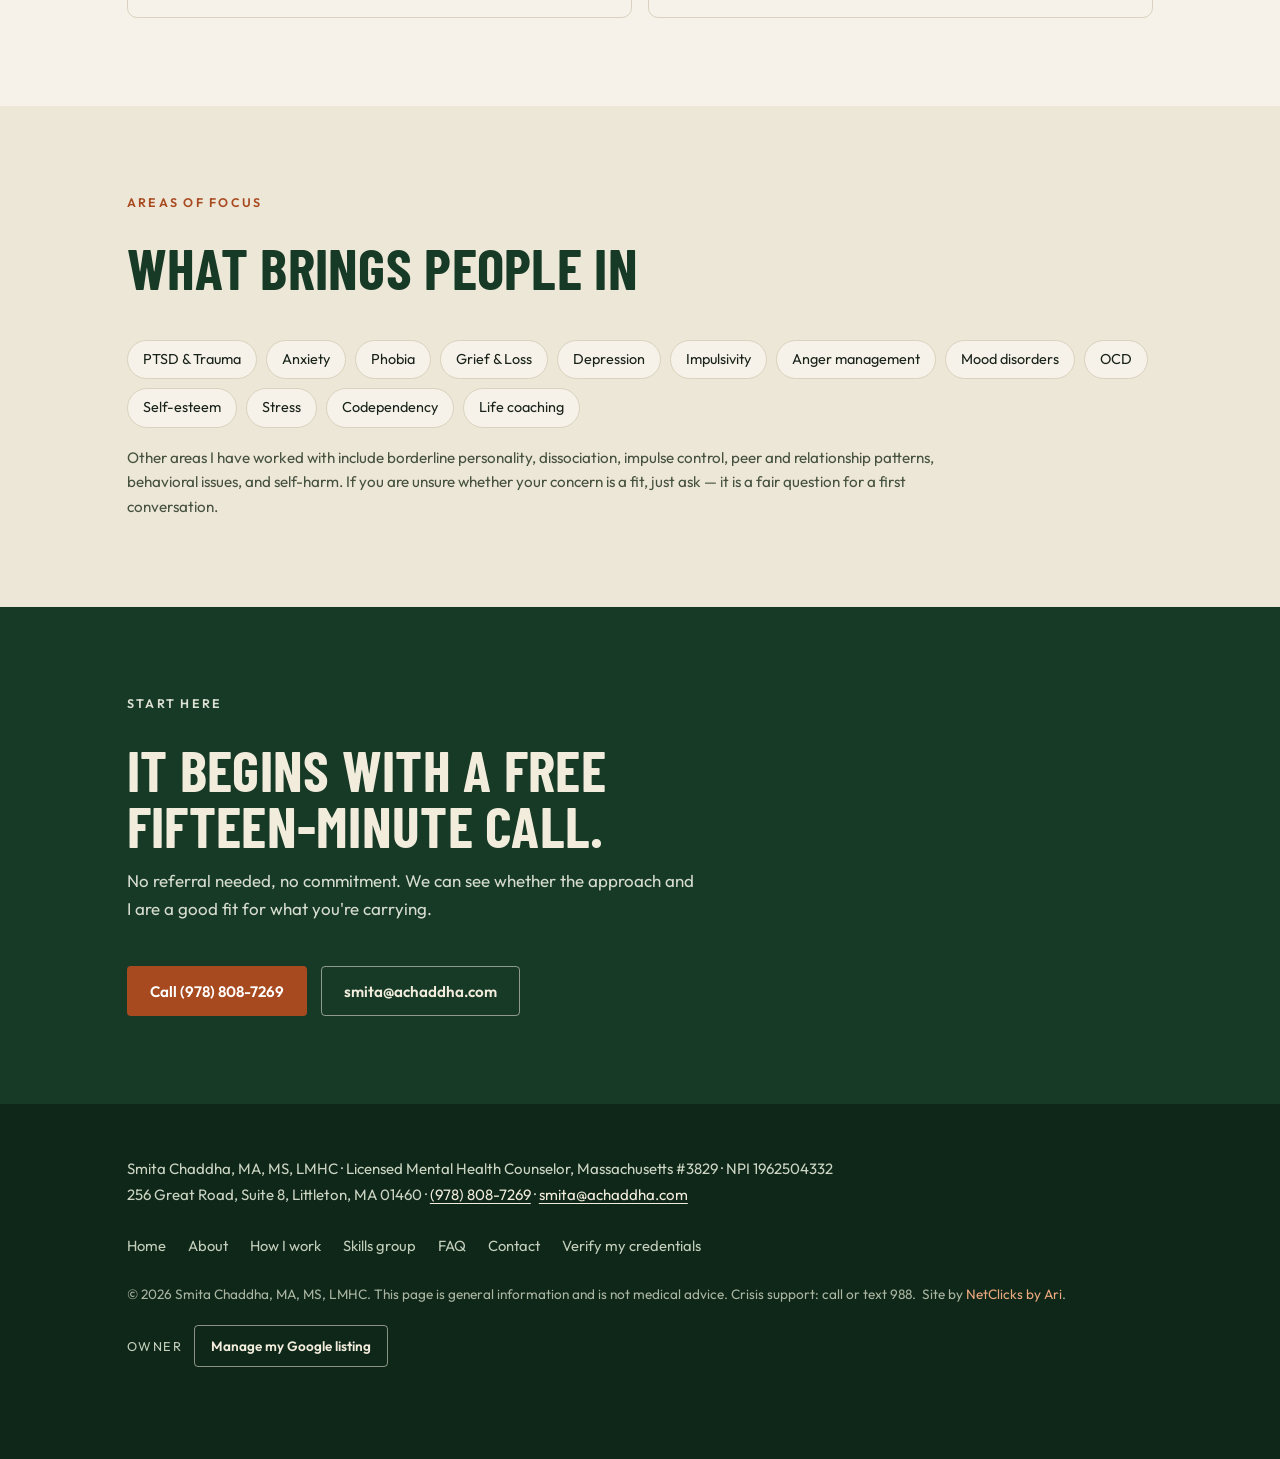
<file: approach.html>
<!DOCTYPE html>
<html lang="en">
<head>
<meta charset="UTF-8">
<meta name="viewport" content="width=device-width, initial-scale=1.0">
<title>Approach — How Smita Chaddha, LMHC Works</title>
<meta name="description" content="How Smita Chaddha (LMHC #3829, Littleton MA) works: EMDR, Sensorimotor Psychotherapy, Internal Family Systems, and DBT / mindfulness-based therapy for trauma, anxiety, grief and depression.">
<link rel="canonical" href="https://ari-builds.github.io/smita-chaddha-v2/approach.html">
<meta property="og:type" content="website">
<meta property="og:site_name" content="Smita Chaddha, MA, MS, LMHC">
<meta property="og:title" content="Approach — How I work">
<meta property="og:description" content="EMDR, Sensorimotor Psychotherapy, Internal Family Systems, and skills-based DBT / mindfulness therapy in Littleton, Massachusetts.">
<meta property="og:url" content="https://ari-builds.github.io/smita-chaddha-v2/approach.html">
<meta property="og:image" content="https://ari-builds.github.io/smita-chaddha-v2/assets/og-image.jpg">
<meta name="theme-color" content="#173A26">
<meta name="geo.region" content="US-MA">
<meta name="geo.placename" content="Littleton, Massachusetts">
<link rel="icon" href="favicon.svg" type="image/svg+xml">
<link rel="preconnect" href="https://fonts.googleapis.com">
<link rel="preconnect" href="https://fonts.gstatic.com" crossorigin>
<link rel="stylesheet" href="https://fonts.googleapis.com/css2?family=Barlow+Condensed:wght@600;700;800&family=Outfit:wght@400;500;600;700&display=swap">
<link rel="stylesheet" href="styles.css">
<script>
document.documentElement.classList.add('reveal');
window.__revealFailsafe = setTimeout(function () {
  document.documentElement.classList.remove('reveal');
}, 3000);
</script>
</head>
<body>

<a class="skip" href="#main">Skip to content</a>

<header class="site-header">
  <div class="bar">
    <a class="brand" href="index.html" aria-label="Smita Chaddha, LMHC — home">
      <span class="mark" aria-hidden="true">SC</span>
      <span>
        <span class="name">Smita Chaddha</span>
        <span class="sub">MA, MS, LMHC · Littleton, MA</span>
      </span>
    </a>
    <nav class="site-nav" aria-label="Primary">
      <a href="index.html">Home</a>
      <a href="about.html">About</a>
      <a href="approach.html" aria-current="page">Approach</a>
      <a href="group.html">Group</a>
      <a href="faq.html">FAQ</a>
      <a href="contact.html">Contact</a>
    </nav>
    <div class="head-actions">
      <a class="btn btn-outline" href="mailto:smita@achaddha.com">Email</a>
      <a class="btn btn-green" href="tel:+19788087269">Call (978) 808-7269</a>
      <button id="menuBtn" type="button" aria-label="Open menu" aria-expanded="false" aria-controls="mobileMenu">
        <svg width="22" height="16" viewBox="0 0 22 16" fill="none" aria-hidden="true"><path d="M1 1h20M1 8h20M1 15h20" stroke="currentColor" stroke-width="2" stroke-linecap="round"/></svg>
      </button>
    </div>
  </div>
</header>

<div class="mobile-menu" id="mobileMenu" aria-hidden="true">
  <div class="mm-head">
    <div class="mm-title">Smita Chaddha, LMHC</div>
    <button id="menuClose" type="button" aria-label="Close menu">&#10005;</button>
  </div>
  <nav class="mm-links" aria-label="Mobile">
    <a href="index.html">Home</a>
    <a href="about.html">About</a>
    <a href="approach.html">Approach</a>
    <a href="group.html">Group</a>
    <a href="faq.html">FAQ</a>
    <a href="contact.html">Contact</a>
  </nav>
  <div class="mm-cta">
    <a class="btn btn-solid" href="tel:+19788087269">Call</a>
    <a class="btn btn-ghost-light" href="mailto:smita@achaddha.com">Email</a>
  </div>
  <div class="mm-phone">(978) 808-7269 · Littleton, MA</div>
</div>

<main id="main">

<section class="page-hero" aria-labelledby="approach-title">
  <div class="container">
    <p class="kicker">How I work</p>
    <h1 id="approach-title">Therapy shaped around you, grounded in research.</h1>
    <p class="page-lede">Sessions draw on several modalities depending on what is most useful for you, always centered on mindfulness and compassion.</p>
  </div>
</section>

<div class="stats">
  <div class="row">
    <div>EMDR<span>Certified therapist &amp; consultant</span></div>
    <div>Trauma<span>Trained under Bessel van der Kolk</span></div>
    <div>Body-based<span>Sensorimotor Psychotherapy</span></div>
    <div>Skills<span>DBT &amp; mindfulness-based therapy</span></div>
  </div>
</div>

<section class="section" id="modalities">
  <div class="container">
    <div class="section-head">
      <p class="kicker">Modalities</p>
      <h2>The approaches I use</h2>
    </div>
    <div class="approach-grid">
      <div class="card approach rv"><span class="abbr">Trauma-focused</span><h3>Trauma-focused techniques, based on current research</h3><p>Work shaped by current research in neuroscience and positive neuroplasticity — meeting trauma where it lives, and building steady, lasting change.</p></div>
      <div class="card approach rv"><span class="abbr">EMDR</span><h3>Eye Movement Desensitization and Reprocessing</h3><p>A structured, evidence-based trauma therapy for processing past and current traumatic distress. Smita is an EMDR Certified Therapist and an EMDRIA Approved Consultant in EMDR, and uses EMDR for trauma, high anxiety, phobias, grief and depression.</p></div>
      <div class="card approach rv"><span class="abbr">Somatic</span><h3>Body-based trauma work</h3><p>Helps clients get unstuck from trauma held in the nervous system rather than only in the telling of it. Smita completed a year-long Sensorimotor Psychotherapy training.</p></div>
      <div class="card approach rv"><span class="abbr">IFS</span><h3>Internal Family Systems</h3><p>Working with the different parts of yourself to build internal understanding, self-compassion, and balance.</p></div>
      <div class="card approach rv"><span class="abbr">DBT</span><h3>Dialectical Behavior Therapy skills</h3><p>Emotional regulation, distress tolerance, and communication — including the weekly skills group.</p></div>
      <div class="card approach rv"><span class="abbr">Mindfulness</span><h3>Mindfulness-based therapy</h3><p>Building mindfulness in thought and action — the common thread across the skills group, and a steadying practice for everyday life.</p></div>
    </div>
  </div>
</section>

<section class="section alt" id="focus">
  <div class="container">
    <div class="section-head">
      <p class="kicker">Areas of focus</p>
      <h2>What brings people in</h2>
    </div>
    <ul class="tags">
      <li>PTSD &amp; Trauma</li><li>Anxiety</li><li>Phobia</li><li>Grief &amp; Loss</li>
      <li>Depression</li><li>Impulsivity</li><li>Anger management</li><li>Mood disorders</li>
      <li>OCD</li><li>Self-esteem</li><li>Stress</li><li>Codependency</li><li>Life coaching</li>
    </ul>
    <p style="color:var(--ink-soft);font-size:.95rem;margin-top:18px;max-width:56em;">
      Other areas I have worked with include borderline personality, dissociation, impulse control, peer and relationship patterns, behavioral issues, and self-harm. If you are unsure whether your concern is a fit, just ask — it is a fair question for a first conversation.
    </p>
  </div>
</section>

<section class="section dark" id="start">
  <div class="container">
    <div class="section-head">
      <p class="kicker">Start here</p>
      <h2>It begins with a free fifteen-minute call.</h2>
      <p class="lede">No referral needed, no commitment. We can see whether the approach and I are a good fit for what you're carrying.</p>
    </div>
    <div class="hero-actions">
      <a class="btn btn-solid" href="tel:+19788087269">Call (978) 808-7269</a>
      <a class="btn btn-ghost-light" href="mailto:smita@achaddha.com">smita@achaddha.com</a>
    </div>
  </div>
</section>

</main>

<footer class="site-footer">
  <div class="container">
    <div class="nap">
      Smita Chaddha, MA, MS, LMHC · Licensed Mental Health Counselor, Massachusetts #3829 · NPI 1962504332<br>
      256 Great Road, Suite 8, Littleton, MA 01460 · <a href="tel:+19788087269">(978) 808-7269</a> · <a href="mailto:smita@achaddha.com">smita@achaddha.com</a>
    </div>
    <div class="footer-links">
      <a href="index.html">Home</a><a href="about.html">About</a><a href="approach.html">How I work</a><a href="group.html">Skills group</a>
      <a href="faq.html">FAQ</a><a href="contact.html">Contact</a>
      <a href="verify.html">Verify my credentials</a>
    </div>
    <p class="colophon">&copy; <span id="year">2026</span> Smita Chaddha, MA, MS, LMHC. This page is general information and is not medical advice. Crisis support: call or text 988.&nbsp; Site by <a href="https://netclicksbyari.tech" target="_blank" rel="noopener">NetClicks by Ari</a>.</p>
    <div class="owner-tools">
      <span class="owner-label" id="owner-label">Owner</span>
      <a class="btn btn-ghost-light" href="https://business.google.com/" target="_blank" rel="noopener" aria-describedby="owner-label">Manage my Google listing</a>
    </div>
  </div>
</footer>

<div class="mobile-bar">
  <a class="btn btn-solid" href="tel:+19788087269">Call (978) 808-7269</a>
  <a class="btn btn-ghost-light" href="mailto:smita@achaddha.com">Email</a>
</div>

<script src="site.js" defer></script>

</body>
</html>
</file>
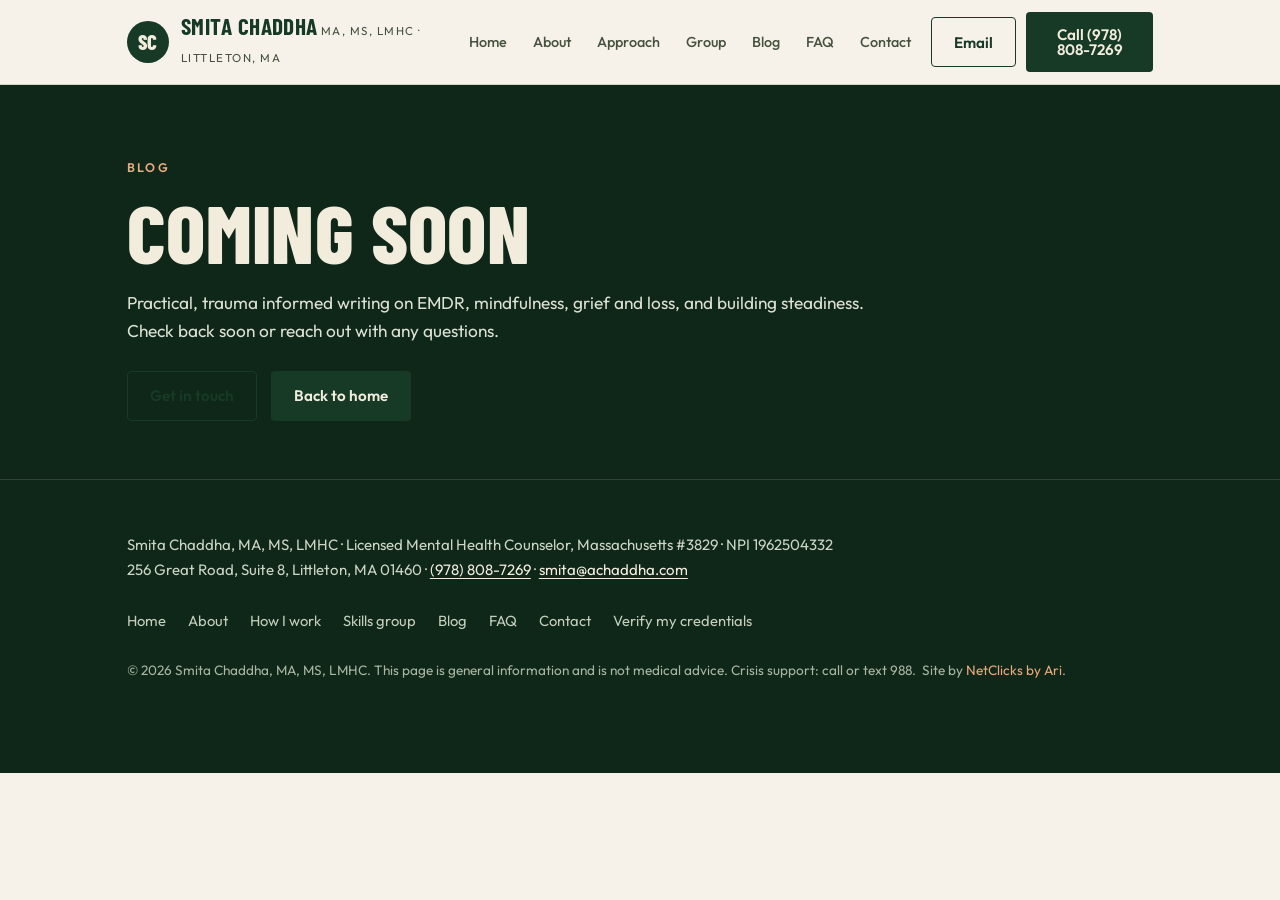
<file: blog.html>
<!DOCTYPE html>
<html lang="en">
<head>
<meta charset="UTF-8">
<meta name="viewport" content="width=device-width, initial-scale=1.0">
<title>Blog - Smita Chaddha, MA, MS, LMHC</title>
<meta name="description" content="Blog coming soon. Trauma informed articles on EMDR, mindfulness, grief and loss, and building steadiness.">
<link rel="canonical" href="https://ari-builds.github.io/smita-chaddha-v2/blog.html">
<meta property="og:title" content="Blog - Smita Chaddha, MA, MS, LMHC">
<meta property="og:description" content="Blog coming soon.">
<meta property="og:url" content="https://ari-builds.github.io/smita-chaddha-v2/blog.html">
<meta property="og:image" content="https://ari-builds.github.io/smita-chaddha-v2/assets/og-image.jpg">
<link rel="icon" href="favicon.svg" type="image/svg+xml">
<link rel="preconnect" href="https://fonts.googleapis.com">
<link rel="preconnect" href="https://fonts.gstatic.com" crossorigin>
<link rel="stylesheet" href="https://fonts.googleapis.com/css2?family=Barlow+Condensed:wght@600;700;800&family=Outfit:wght@400;500;600;700&display=swap">
<link rel="stylesheet" href="styles.css">
<script>
document.documentElement.classList.add('reveal');
window.__revealFailsafe = setTimeout(function () {
  document.documentElement.classList.remove('reveal');
}, 3000);
</script>
</head>
<body>
<a class="skip" href="#main">Skip to content</a>
<header class="site-header">
  <div class="bar">
    <a class="brand" href="index.html" aria-label="Smita Chaddha, LMHC - home">
      <span class="mark" aria-hidden="true">SC</span>
      <span>
        <span class="name">Smita Chaddha</span>
        <span class="sub">MA, MS, LMHC · Littleton, MA</span>
      </span>
    </a>
    <nav class="site-nav" aria-label="Primary">
      <a href="index.html">Home</a>
      <a href="about.html">About</a>
      <a href="approach.html">Approach</a>
      <a href="group.html">Group</a>
      <a href="blog.html" aria-current="page">Blog</a>
      <a href="faq.html">FAQ</a>
      <a href="contact.html">Contact</a>
    </nav>
    <div class="head-actions">
      <a class="btn btn-outline" href="mailto:smita@achaddha.com">Email</a>
      <a class="btn btn-green" href="tel:+19788087269">Call (978) 808-7269</a>
    </div>
  </div>
</header>
<main id="main">
<section class="page-hero" aria-labelledby="blog-title">
  <div class="container">
    <p class="kicker">Blog</p>
    <h1 id="blog-title">Coming soon</h1>
    <p class="page-lede">Practical, trauma informed writing on EMDR, mindfulness, grief and loss, and building steadiness. Check back soon or reach out with any questions.</p>
    <div class="hero-actions" style="margin-top:26px;">
      <a class="btn btn-outline" href="contact.html">Get in touch</a>
      <a class="btn btn-green" href="index.html">Back to home</a>
    </div>
  </div>
</section>
</main>
<footer class="site-footer">
  <div class="container">
    <div class="nap">
      Smita Chaddha, MA, MS, LMHC · Licensed Mental Health Counselor, Massachusetts #3829 · NPI 1962504332<br>
      256 Great Road, Suite 8, Littleton, MA 01460 · <a href="tel:+19788087269">(978) 808-7269</a> · <a href="mailto:smita@achaddha.com">smita@achaddha.com</a>
    </div>
    <div class="footer-links">
      <a href="index.html">Home</a><a href="about.html">About</a><a href="approach.html">How I work</a><a href="group.html">Skills group</a><a href="blog.html">Blog</a>
      <a href="faq.html">FAQ</a><a href="contact.html">Contact</a>
      <a href="verify.html">Verify my credentials</a>
    </div>
    <p class="colophon">&copy; <span id="year">2026</span> Smita Chaddha, MA, MS, LMHC. This page is general information and is not medical advice. Crisis support: call or text 988.&nbsp; Site by <a href="https://netclicksbyari.tech" target="_blank" rel="noopener">NetClicks by Ari</a>.</p>
  </div>
</footer>
<div class="mobile-bar">
  <a class="btn btn-solid" href="tel:+19788087269">Call (978) 808-7269</a>
  <a class="btn btn-ghost-light" href="mailto:smita@achaddha.com">Email</a>
</div>
<script src="site.js" defer></script>
</body>
</html>
</file>
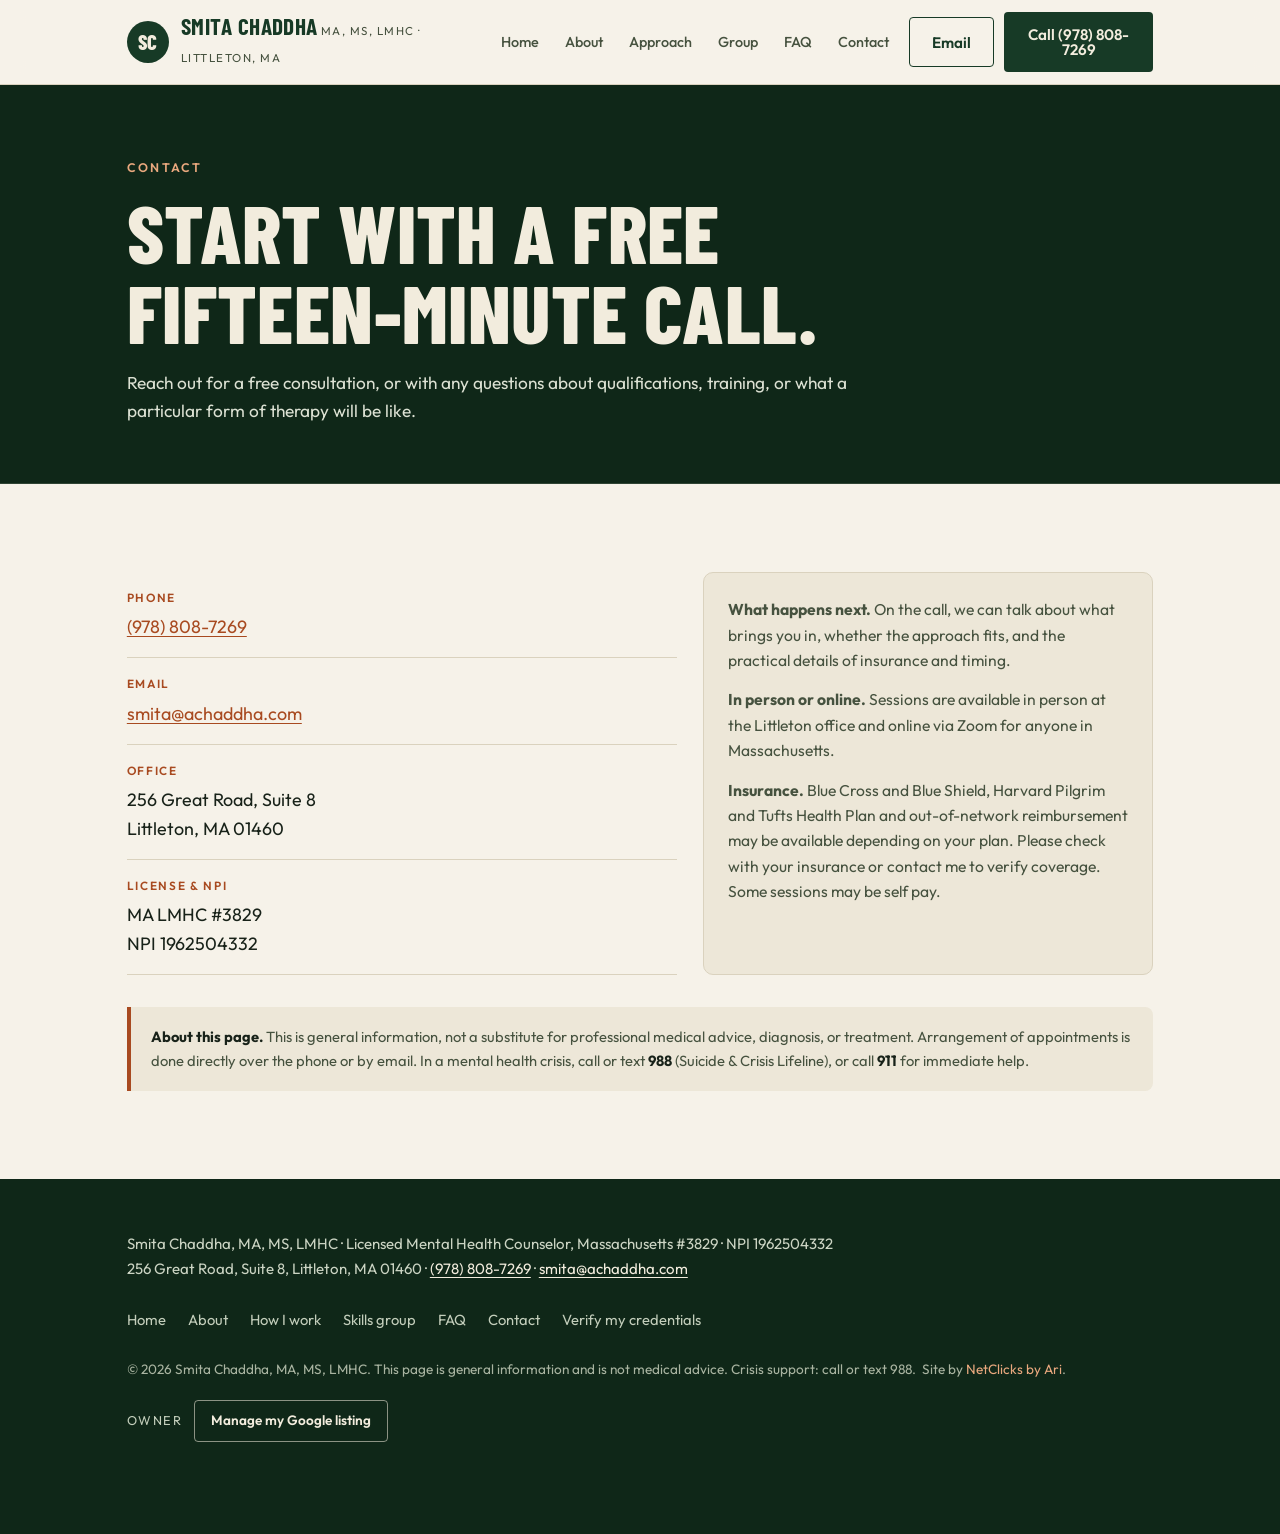
<file: contact.html>
<!DOCTYPE html>
<html lang="en">
<head>
<meta charset="UTF-8">
<meta name="viewport" content="width=device-width, initial-scale=1.0">
<title>Contact — Smita Chaddha, LMHC, Littleton MA</title>
<meta name="description" content="Contact Smita Chaddha, MA, MS, LMHC at 256 Great Road, Suite 8, Littleton, MA 01460. Call (978) 808-7269 or email smita@achaddha.com for a free 15-minute consultation.">
<link rel="canonical" href="https://ari-builds.github.io/smita-chaddha-v2/contact.html">
<meta property="og:type" content="website">
<meta property="og:site_name" content="Smita Chaddha, MA, MS, LMHC">
<meta property="og:title" content="Contact">
<meta property="og:description" content="Call (978) 808-7269 or email smita@achaddha.com for a free 15-minute consultation in Littleton, MA.">
<meta property="og:url" content="https://ari-builds.github.io/smita-chaddha-v2/contact.html">
<meta property="og:image" content="https://ari-builds.github.io/smita-chaddha-v2/assets/og-image.jpg">
<meta name="theme-color" content="#173A26">
<meta name="geo.region" content="US-MA">
<meta name="geo.placename" content="Littleton, Massachusetts">
<link rel="icon" href="favicon.svg" type="image/svg+xml">
<link rel="preconnect" href="https://fonts.googleapis.com">
<link rel="preconnect" href="https://fonts.gstatic.com" crossorigin>
<link rel="stylesheet" href="https://fonts.googleapis.com/css2?family=Barlow+Condensed:wght@600;700;800&family=Outfit:wght@400;500;600;700&display=swap">
<link rel="stylesheet" href="styles.css">
<script>
document.documentElement.classList.add('reveal');
window.__revealFailsafe = setTimeout(function () {
  document.documentElement.classList.remove('reveal');
}, 3000);
</script>
</head>
<body>

<a class="skip" href="#main">Skip to content</a>

<header class="site-header">
  <div class="bar">
    <a class="brand" href="index.html" aria-label="Smita Chaddha, LMHC — home">
      <span class="mark" aria-hidden="true">SC</span>
      <span>
        <span class="name">Smita Chaddha</span>
        <span class="sub">MA, MS, LMHC · Littleton, MA</span>
      </span>
    </a>
    <nav class="site-nav" aria-label="Primary">
      <a href="index.html">Home</a>
      <a href="about.html">About</a>
      <a href="approach.html">Approach</a>
      <a href="group.html">Group</a>
      <a href="faq.html">FAQ</a>
      <a href="contact.html" aria-current="page">Contact</a>
    </nav>
    <div class="head-actions">
      <a class="btn btn-outline" href="mailto:smita@achaddha.com">Email</a>
      <a class="btn btn-green" href="tel:+19788087269">Call (978) 808-7269</a>
      <button id="menuBtn" type="button" aria-label="Open menu" aria-expanded="false" aria-controls="mobileMenu">
        <svg width="22" height="16" viewBox="0 0 22 16" fill="none" aria-hidden="true"><path d="M1 1h20M1 8h20M1 15h20" stroke="currentColor" stroke-width="2" stroke-linecap="round"/></svg>
      </button>
    </div>
  </div>
</header>

<div class="mobile-menu" id="mobileMenu" aria-hidden="true">
  <div class="mm-head">
    <div class="mm-title">Smita Chaddha, LMHC</div>
    <button id="menuClose" type="button" aria-label="Close menu">&#10005;</button>
  </div>
  <nav class="mm-links" aria-label="Mobile">
    <a href="index.html">Home</a>
    <a href="about.html">About</a>
    <a href="approach.html">Approach</a>
    <a href="group.html">Group</a>
    <a href="faq.html">FAQ</a>
    <a href="contact.html">Contact</a>
  </nav>
  <div class="mm-cta">
    <a class="btn btn-solid" href="tel:+19788087269">Call</a>
    <a class="btn btn-ghost-light" href="mailto:smita@achaddha.com">Email</a>
  </div>
  <div class="mm-phone">(978) 808-7269 · Littleton, MA</div>
</div>

<main id="main">

<section class="page-hero" aria-labelledby="contact-title">
  <div class="container">
    <p class="kicker">Contact</p>
    <h1 id="contact-title">Start with a free fifteen-minute call.</h1>
    <p class="page-lede">Reach out for a free consultation, or with any questions about qualifications, training, or what a particular form of therapy will be like.</p>
  </div>
</section>

<section class="section" id="contact">
  <div class="container">
    <div class="contact-grid">
      <div class="rv">
        <div class="contact-block"><div class="label">Phone</div><div class="value"><a href="tel:+19788087269">(978) 808-7269</a></div></div>
        <div class="contact-block"><div class="label">Email</div><div class="value"><a href="mailto:smita@achaddha.com">smita@achaddha.com</a></div></div>
        <div class="contact-block"><div class="label">Office</div><div class="value">256 Great Road, Suite 8<br>Littleton, MA 01460</div></div>
        <div class="contact-block"><div class="label">License &amp; NPI</div><div class="value">MA LMHC #3829<br>NPI 1962504332</div></div>
      </div>
      <div class="note-box rv">
        <p><strong>What happens next.</strong> On the call, we can talk about what brings you in, whether the approach fits, and the practical details of insurance and timing.</p>
        <p><strong>In person or online.</strong> Sessions are available in person at the Littleton office and online via Zoom for anyone in Massachusetts.</p>
        <p><strong>Insurance.</strong> Blue Cross and Blue Shield, Harvard Pilgrim and Tufts Health Plan and out-of-network reimbursement may be available depending on your plan. Please check with your insurance or contact me to verify coverage. Some sessions may be self pay.</p>
      </div>
    </div>
    <p class="disclaimer">
      <strong>About this page.</strong> This is general information, not a substitute for professional medical advice, diagnosis, or treatment. Arrangement of appointments is done directly over the phone or by email. In a mental health crisis, call or text <strong>988</strong> (Suicide &amp; Crisis Lifeline), or call <strong>911</strong> for immediate help.
    </p>
  </div>
</section>

</main>

<footer class="site-footer">
  <div class="container">
    <div class="nap">
      Smita Chaddha, MA, MS, LMHC · Licensed Mental Health Counselor, Massachusetts #3829 · NPI 1962504332<br>
      256 Great Road, Suite 8, Littleton, MA 01460 · <a href="tel:+19788087269">(978) 808-7269</a> · <a href="mailto:smita@achaddha.com">smita@achaddha.com</a>
    </div>
    <div class="footer-links">
      <a href="index.html">Home</a><a href="about.html">About</a><a href="approach.html">How I work</a><a href="group.html">Skills group</a>
      <a href="faq.html">FAQ</a><a href="contact.html">Contact</a>
      <a href="verify.html">Verify my credentials</a>
    </div>
    <p class="colophon">&copy; <span id="year">2026</span> Smita Chaddha, MA, MS, LMHC. This page is general information and is not medical advice. Crisis support: call or text 988.&nbsp; Site by <a href="https://netclicksbyari.tech" target="_blank" rel="noopener">NetClicks by Ari</a>.</p>
    <div class="owner-tools">
      <span class="owner-label" id="owner-label">Owner</span>
      <a class="btn btn-ghost-light" href="https://business.google.com/" target="_blank" rel="noopener" aria-describedby="owner-label">Manage my Google listing</a>
    </div>
  </div>
</footer>

<div class="mobile-bar">
  <a class="btn btn-solid" href="tel:+19788087269">Call (978) 808-7269</a>
  <a class="btn btn-ghost-light" href="mailto:smita@achaddha.com">Email</a>
</div>

<script src="site.js" defer></script>

</body>
</html>
</file>
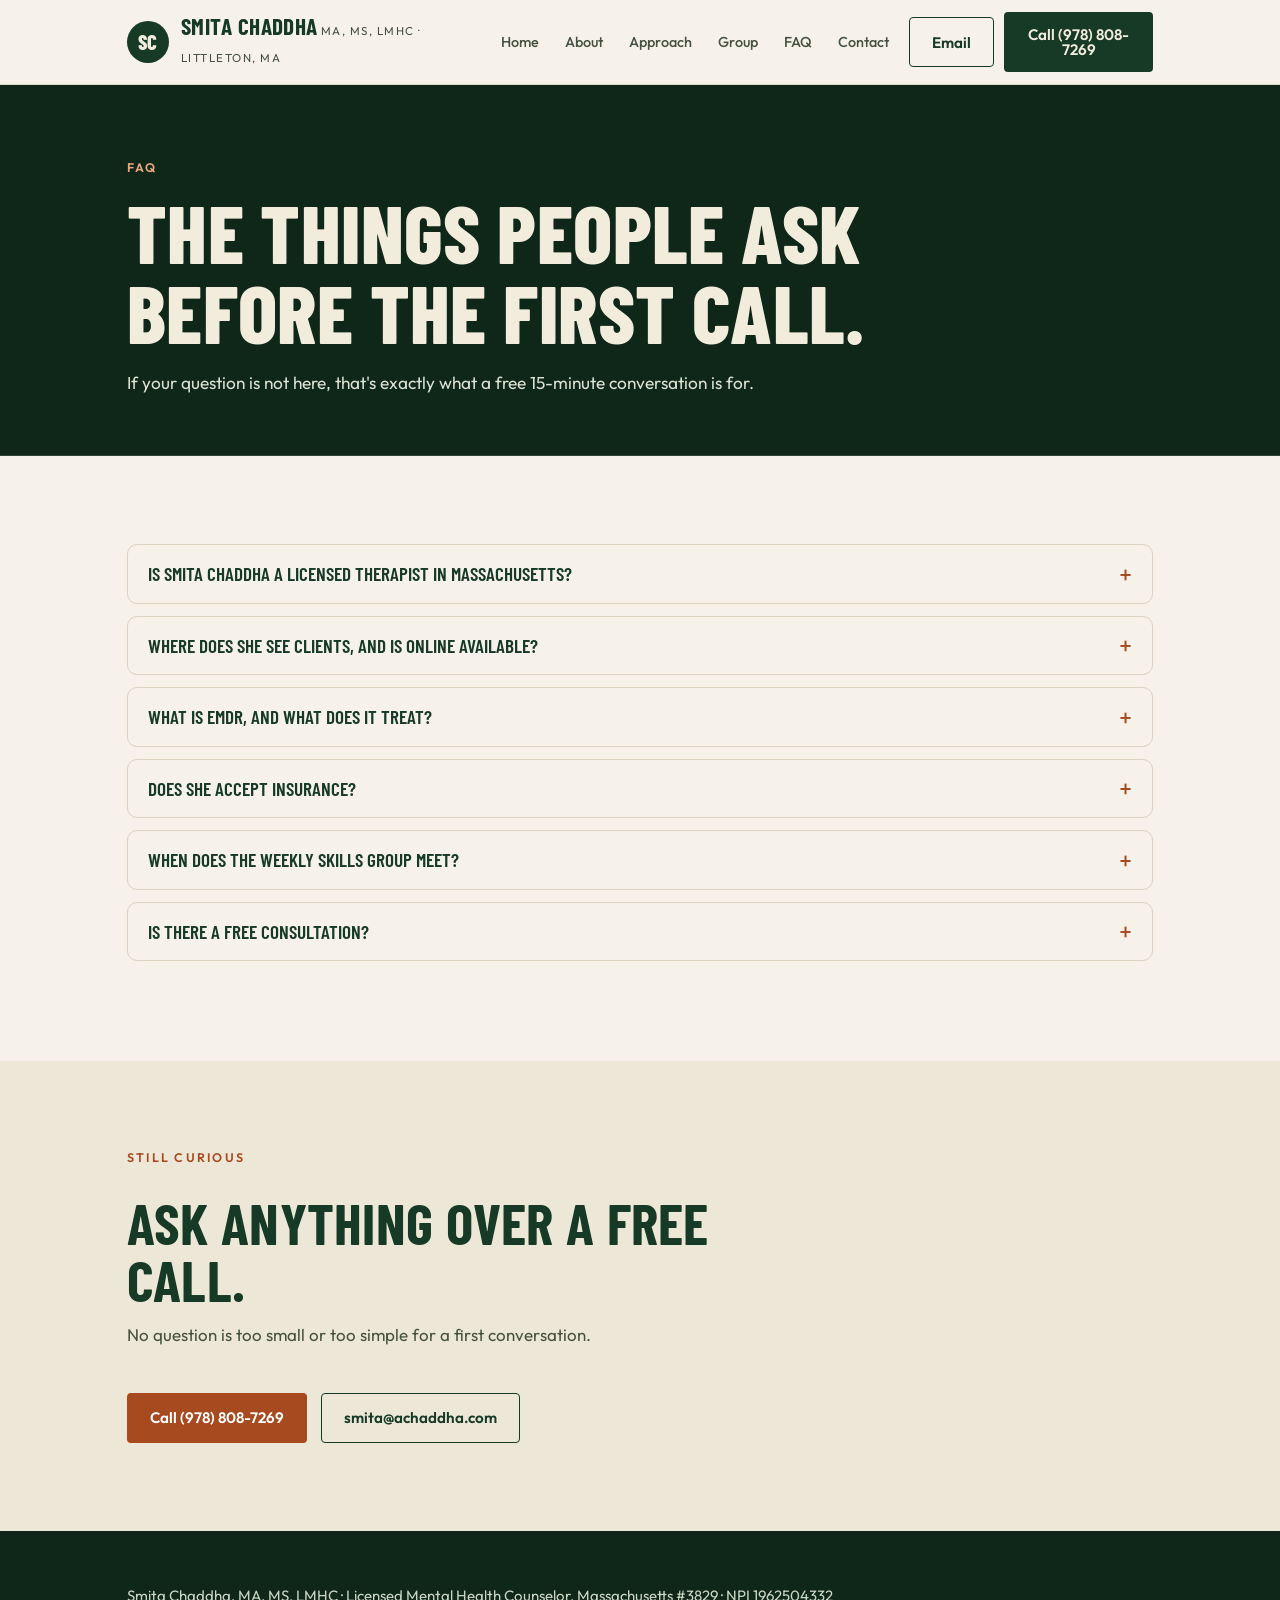
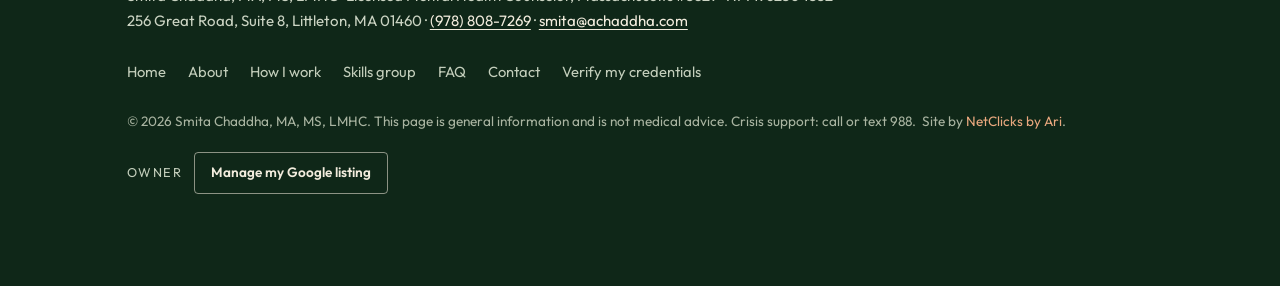
<file: faq.html>
<!DOCTYPE html>
<html lang="en">
<head>
<meta charset="UTF-8">
<meta name="viewport" content="width=device-width, initial-scale=1.0">
<title>FAQ — Smita Chaddha, LMHC, Littleton MA</title>
<meta name="description" content="Common questions about therapy with Smita Chaddha, LMHC in Littleton, MA: license, location, EMDR, insurance, the weekly skills group, and the free consultation.">
<link rel="canonical" href="https://ari-builds.github.io/smita-chaddha-v2/faq.html">
<meta property="og:type" content="website">
<meta property="og:site_name" content="Smita Chaddha, MA, MS, LMHC">
<meta property="og:title" content="Frequently Asked Questions">
<meta property="og:description" content="Licensing, location, EMDR, insurance, the weekly skills group, and the free 15-minute consultation — answered.">
<meta property="og:url" content="https://ari-builds.github.io/smita-chaddha-v2/faq.html">
<meta property="og:image" content="https://ari-builds.github.io/smita-chaddha-v2/assets/og-image.jpg">
<meta name="theme-color" content="#173A26">
<meta name="geo.region" content="US-MA">
<meta name="geo.placename" content="Littleton, Massachusetts">
<link rel="icon" href="favicon.svg" type="image/svg+xml">
<link rel="preconnect" href="https://fonts.googleapis.com">
<link rel="preconnect" href="https://fonts.gstatic.com" crossorigin>
<link rel="stylesheet" href="https://fonts.googleapis.com/css2?family=Barlow+Condensed:wght@600;700;800&family=Outfit:wght@400;500;600;700&display=swap">
<link rel="stylesheet" href="styles.css">
<script type="application/ld+json">
{
  "@context": "https://schema.org",
  "@type": "FAQPage",
  "mainEntity": [
    {
      "@type": "Question",
      "name": "Is Smita Chaddha a licensed therapist in Massachusetts?",
      "acceptedAnswer": { "@type": "Answer", "text": "Yes — Licensed Mental Health Counselor, Massachusetts license #3829, sole proprietor, NPI 1962504332. You can confirm both independently: the license through the Massachusetts Board of Allied Mental Health Professionals, and the NPI through the CMS NPI Registry." }
    },
    {
      "@type": "Question",
      "name": "Where does she see clients, and is online available?",
      "acceptedAnswer": { "@type": "Answer", "text": "The office is at 256 Great Road, Suite 8, Littleton, MA 01460. Sessions are also available online via Zoom for anyone in Massachusetts." }
    },
    {
      "@type": "Question",
      "name": "What is EMDR and what does it treat?",
      "acceptedAnswer": { "@type": "Answer", "text": "EMDR stands for Eye Movement Desensitization and Reprocessing — a structured, evidence-based trauma therapy used to process past and present traumatic distress. Smita is an EMDR Certified Therapist and an EMDRIA Approved Consultant in EMDR, and uses EMDR for trauma, high anxiety, phobias, grief and depression." }
    },
    {
      "@type": "Question",
      "name": "Does she accept insurance?",
      "acceptedAnswer": { "@type": "Answer", "text": "Blue Cross and Blue Shield, Harvard Pilgrim and Tufts Health Plan and out-of-network reimbursement may be available depending on your plan. Please check with your insurance or contact Smita Chaddha to verify coverage. Some sessions may be self pay. A free 15-minute consultation is available." }
    },
    {
      "@type": "Question",
      "name": "When does the weekly skills group meet?",
      "acceptedAnswer": { "@type": "Answer", "text": "The adult skills group meets online via Zoom every Wednesday from 11:00 AM to 12:30 PM. It runs as a basic and advanced psychoeducational group across four modules: 1) Mindfulness and Distress tolerance skills (8 weeks), 2) Emotional regulation skills (8 weeks), 3) Effective interpersonal and effective communication skills (8 weeks) (how to receive criticism, how to provide feedback), 4) Middle Path skills (8 weeks) (moving away from extreme behaviors and actions and coming to the middle). It is intended for clients working alongside individual therapy, and no specific diagnosis is required to benefit." }
    },
    {
      "@type": "Question",
      "name": "Is there a free consultation?",
      "acceptedAnswer": { "@type": "Answer", "text": "Yes — call (978) 808-7269 or email smita@achaddha.com to book a free 15-minute consultation, or to ask about qualifications, training, or what a particular form of therapy will be like." }
    }
  ]
}
</script>
<script>
document.documentElement.classList.add('reveal');
window.__revealFailsafe = setTimeout(function () {
  document.documentElement.classList.remove('reveal');
}, 3000);
</script>
</head>
<body>

<a class="skip" href="#main">Skip to content</a>

<header class="site-header">
  <div class="bar">
    <a class="brand" href="index.html" aria-label="Smita Chaddha, LMHC — home">
      <span class="mark" aria-hidden="true">SC</span>
      <span>
        <span class="name">Smita Chaddha</span>
        <span class="sub">MA, MS, LMHC · Littleton, MA</span>
      </span>
    </a>
    <nav class="site-nav" aria-label="Primary">
      <a href="index.html">Home</a>
      <a href="about.html">About</a>
      <a href="approach.html">Approach</a>
      <a href="group.html">Group</a>
      <a href="faq.html" aria-current="page">FAQ</a>
      <a href="contact.html">Contact</a>
    </nav>
    <div class="head-actions">
      <a class="btn btn-outline" href="mailto:smita@achaddha.com">Email</a>
      <a class="btn btn-green" href="tel:+19788087269">Call (978) 808-7269</a>
      <button id="menuBtn" type="button" aria-label="Open menu" aria-expanded="false" aria-controls="mobileMenu">
        <svg width="22" height="16" viewBox="0 0 22 16" fill="none" aria-hidden="true"><path d="M1 1h20M1 8h20M1 15h20" stroke="currentColor" stroke-width="2" stroke-linecap="round"/></svg>
      </button>
    </div>
  </div>
</header>

<div class="mobile-menu" id="mobileMenu" aria-hidden="true">
  <div class="mm-head">
    <div class="mm-title">Smita Chaddha, LMHC</div>
    <button id="menuClose" type="button" aria-label="Close menu">&#10005;</button>
  </div>
  <nav class="mm-links" aria-label="Mobile">
    <a href="index.html">Home</a>
    <a href="about.html">About</a>
    <a href="approach.html">Approach</a>
    <a href="group.html">Group</a>
    <a href="faq.html">FAQ</a>
    <a href="contact.html">Contact</a>
  </nav>
  <div class="mm-cta">
    <a class="btn btn-solid" href="tel:+19788087269">Call</a>
    <a class="btn btn-ghost-light" href="mailto:smita@achaddha.com">Email</a>
  </div>
  <div class="mm-phone">(978) 808-7269 · Littleton, MA</div>
</div>

<main id="main">

<section class="page-hero" aria-labelledby="faq-title">
  <div class="container">
    <p class="kicker">FAQ</p>
    <h1 id="faq-title">The things people ask before the first call.</h1>
    <p class="page-lede">If your question is not here, that's exactly what a free 15-minute conversation is for.</p>
  </div>
</section>

<section class="section" id="faq">
  <div class="container">
    <div class="faq-list">
      <details class="faq-item">
        <summary>Is Smita Chaddha a licensed therapist in Massachusetts?</summary>
        <div class="answer">Yes — Licensed Mental Health Counselor, Massachusetts license #3829, sole proprietor, NPI 1962504332. You can confirm both independently: the license through the Massachusetts Board of Allied Mental Health Professionals, and the NPI through the CMS NPI Registry. Links are on the <a href="verify.html">verify credentials</a> page.</div>
      </details>
      <details class="faq-item">
        <summary>Where does she see clients, and is online available?</summary>
        <div class="answer">The office is at 256 Great Road, Suite 8, Littleton, MA 01460. Sessions are also available online via Zoom for anyone in Massachusetts.</div>
      </details>
      <details class="faq-item">
        <summary>What is EMDR, and what does it treat?</summary>
        <div class="answer">EMDR stands for Eye Movement Desensitization and Reprocessing — a structured, evidence-based trauma therapy used to process past and present traumatic distress. Smita is an EMDR Certified Therapist and an EMDRIA Approved Consultant in EMDR, and uses EMDR for trauma, high anxiety, phobias, grief and depression.</div>
      </details>
      <details class="faq-item">
        <summary>Does she accept insurance?</summary>
        <div class="answer">Blue Cross and Blue Shield, Harvard Pilgrim and Tufts Health Plan and out-of-network reimbursement may be available depending on your plan. Please check with your insurance or contact Smita Chaddha to verify coverage. Some sessions may be self pay. A free 15-minute consultation is available.</div>
      </details>
      <details class="faq-item">
        <summary>When does the weekly skills group meet?</summary>
      <div class="answer">The adult skills group meets online via Zoom every Wednesday from 11:00 AM to 12:30 PM. It runs as a basic and advanced psychoeducational group across four modules: 1) Mindfulness and Distress tolerance skills (8 weeks), 2) Emotional regulation skills (8 weeks), 3) Effective interpersonal and effective communication skills (8 weeks) (how to receive criticism, how to provide feedback), 4) Middle Path skills (8 weeks) (moving away from extreme behaviors and actions and coming to the middle). It is intended for clients working alongside individual therapy, and no specific diagnosis is required to benefit.</div>
      </details>
      <details class="faq-item">
        <summary>Is there a free consultation?</summary>
        <div class="answer">Yes — call (978) 808-7269 or email smita@achaddha.com to book a free 15-minute consultation, or to ask about qualifications, training, or what a particular form of therapy will be like.</div>
      </details>
    </div>
  </div>
</section>

<section class="section alt" id="still">
  <div class="container">
    <div class="section-head">
      <p class="kicker">Still curious</p>
      <h2>Ask anything over a free call.</h2>
      <p class="lede">No question is too small or too simple for a first conversation.</p>
    </div>
    <div class="hero-actions">
      <a class="btn btn-solid" href="tel:+19788087269">Call (978) 808-7269</a>
      <a class="btn btn-outline" href="mailto:smita@achaddha.com">smita@achaddha.com</a>
    </div>
  </div>
</section>

</main>

<footer class="site-footer">
  <div class="container">
    <div class="nap">
      Smita Chaddha, MA, MS, LMHC · Licensed Mental Health Counselor, Massachusetts #3829 · NPI 1962504332<br>
      256 Great Road, Suite 8, Littleton, MA 01460 · <a href="tel:+19788087269">(978) 808-7269</a> · <a href="mailto:smita@achaddha.com">smita@achaddha.com</a>
    </div>
    <div class="footer-links">
      <a href="index.html">Home</a><a href="about.html">About</a><a href="approach.html">How I work</a><a href="group.html">Skills group</a>
      <a href="faq.html">FAQ</a><a href="contact.html">Contact</a>
      <a href="verify.html">Verify my credentials</a>
    </div>
    <p class="colophon">&copy; <span id="year">2026</span> Smita Chaddha, MA, MS, LMHC. This page is general information and is not medical advice. Crisis support: call or text 988.&nbsp; Site by <a href="https://netclicksbyari.tech" target="_blank" rel="noopener">NetClicks by Ari</a>.</p>
    <div class="owner-tools">
      <span class="owner-label" id="owner-label">Owner</span>
      <a class="btn btn-ghost-light" href="https://business.google.com/" target="_blank" rel="noopener" aria-describedby="owner-label">Manage my Google listing</a>
    </div>
  </div>
</footer>

<div class="mobile-bar">
  <a class="btn btn-solid" href="tel:+19788087269">Call (978) 808-7269</a>
  <a class="btn btn-ghost-light" href="mailto:smita@achaddha.com">Email</a>
</div>

<script src="site.js" defer></script>

</body>
</html>
</file>
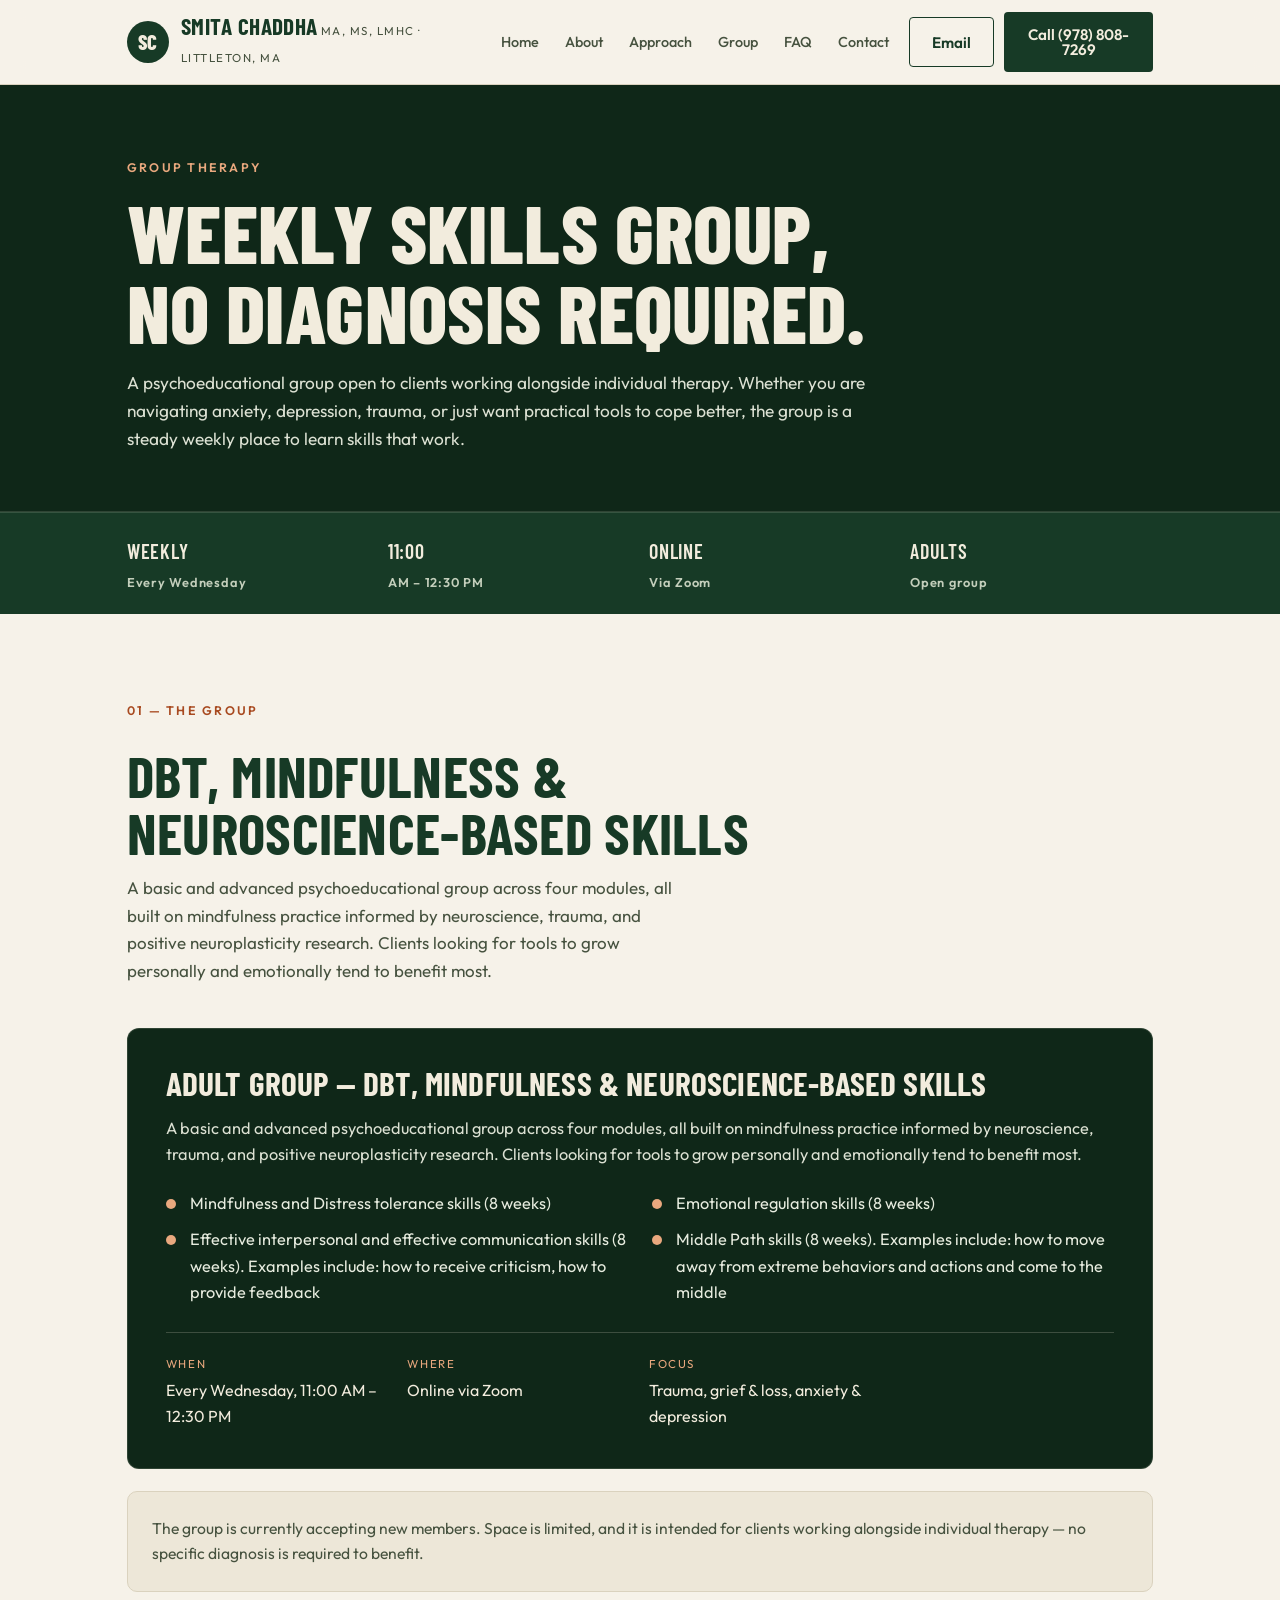
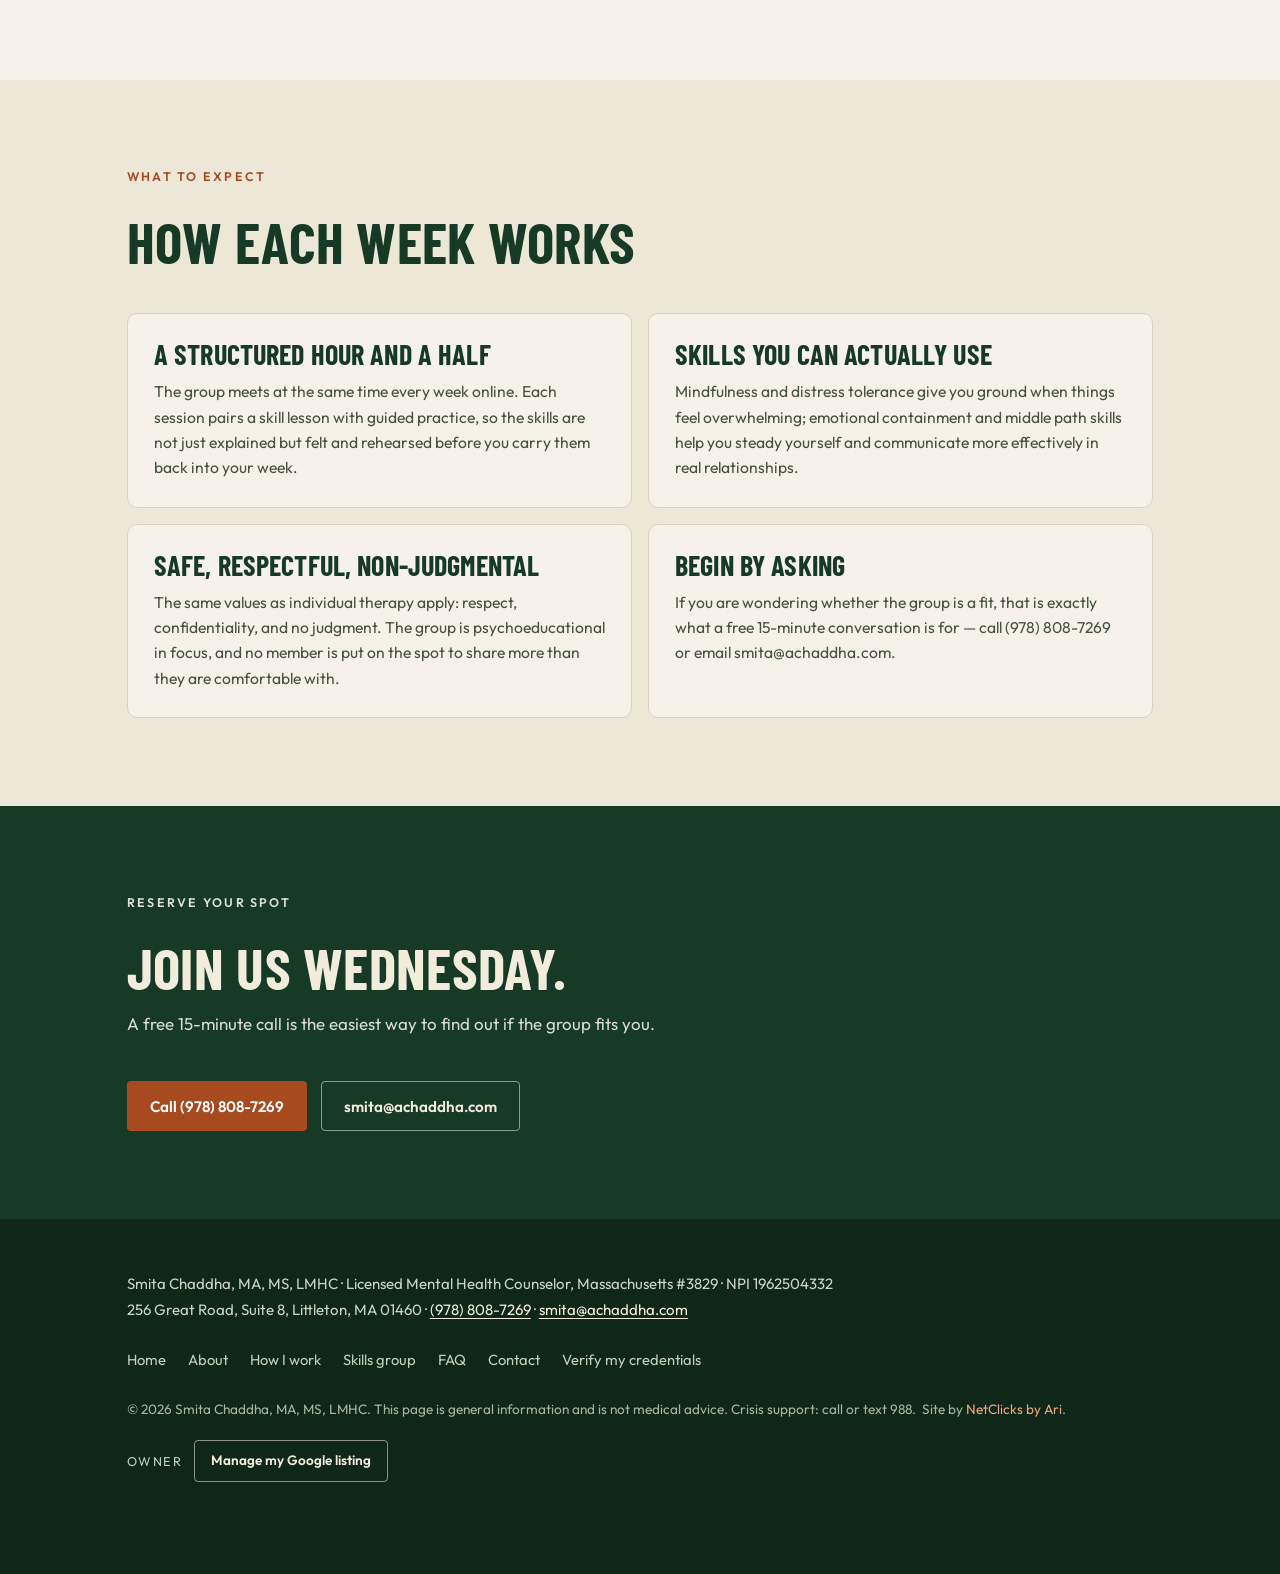
<file: group.html>
<!DOCTYPE html>
<html lang="en">
<head>
<meta charset="UTF-8">
<meta name="viewport" content="width=device-width, initial-scale=1.0">
<title>Weekly DBT Skills Group — Smita Chaddha, LMHC, Littleton MA</title>
<meta name="description" content="Adult DBT and mindfulness skills group with Smita Chaddha, LMHC — online via Zoom every Wednesday 11:00 AM to 12:30 PM. For trauma, grief and loss, anxiety and depression.">
<link rel="canonical" href="https://ari-builds.github.io/smita-chaddha-v2/group.html">
<meta property="og:type" content="website">
<meta property="og:site_name" content="Smita Chaddha, MA, MS, LMHC">
<meta property="og:title" content="Weekly Skills Group — DBT, Mindfulness &amp; Neuroscience-Based Skills">
<meta property="og:description" content="Every Wednesday 11:00 AM – 12:30 PM online via Zoom. No specific diagnosis required.">
<meta property="og:url" content="https://ari-builds.github.io/smita-chaddha-v2/group.html">
<meta property="og:image" content="https://ari-builds.github.io/smita-chaddha-v2/assets/og-image.jpg">
<meta name="theme-color" content="#173A26">
<meta name="geo.region" content="US-MA">
<meta name="geo.placename" content="Littleton, Massachusetts">
<link rel="icon" href="favicon.svg" type="image/svg+xml">
<link rel="preconnect" href="https://fonts.googleapis.com">
<link rel="preconnect" href="https://fonts.gstatic.com" crossorigin>
<link rel="stylesheet" href="https://fonts.googleapis.com/css2?family=Barlow+Condensed:wght@600;700;800&family=Outfit:wght@400;500;600;700&display=swap">
<link rel="stylesheet" href="styles.css">
<script type="application/ld+json">
{
  "@context": "https://schema.org",
  "@type": "Event",
  "name": "Adult Group — DBT, Mindfulness & Neuroscience-Based Skills",
  "description": "A weekly psychoeducational skills group run by Smita Chaddha, LMHC, covering mindfulness and distress tolerance, emotional containment, effective communication, and middle path skills.",
  "startDate": "2026-01-07T11:00:00-05:00",
  "startTime": "11:00",
  "endTime": "12:30",
  "recurrence": "Weekly every Wednesday",
  "eventStatus": "https://schema.org/EventScheduled",
  "eventAttendanceMode": "https://schema.org/OnlineEventAttendanceMode",
  "location": {
    "@type": "VirtualLocation",
    "url": "https://zoom.us/",
    "name": "Online via Zoom"
  },
  "organizer": {
    "@type": "Person",
    "name": "Smita Chaddha, MA, MS, LMHC",
    "url": "https://ari-builds.github.io/smita-chaddha-v2/"
  }
}
</script>
<script>
document.documentElement.classList.add('reveal');
window.__revealFailsafe = setTimeout(function () {
  document.documentElement.classList.remove('reveal');
}, 3000);
</script>
</head>
<body>

<a class="skip" href="#main">Skip to content</a>

<header class="site-header">
  <div class="bar">
    <a class="brand" href="index.html" aria-label="Smita Chaddha, LMHC — home">
      <span class="mark" aria-hidden="true">SC</span>
      <span>
        <span class="name">Smita Chaddha</span>
        <span class="sub">MA, MS, LMHC · Littleton, MA</span>
      </span>
    </a>
    <nav class="site-nav" aria-label="Primary">
      <a href="index.html">Home</a>
      <a href="about.html">About</a>
      <a href="approach.html">Approach</a>
      <a href="group.html" aria-current="page">Group</a>
      <a href="faq.html">FAQ</a>
      <a href="contact.html">Contact</a>
    </nav>
    <div class="head-actions">
      <a class="btn btn-outline" href="mailto:smita@achaddha.com">Email</a>
      <a class="btn btn-green" href="tel:+19788087269">Call (978) 808-7269</a>
      <button id="menuBtn" type="button" aria-label="Open menu" aria-expanded="false" aria-controls="mobileMenu">
        <svg width="22" height="16" viewBox="0 0 22 16" fill="none" aria-hidden="true"><path d="M1 1h20M1 8h20M1 15h20" stroke="currentColor" stroke-width="2" stroke-linecap="round"/></svg>
      </button>
    </div>
  </div>
</header>

<div class="mobile-menu" id="mobileMenu" aria-hidden="true">
  <div class="mm-head">
    <div class="mm-title">Smita Chaddha, LMHC</div>
    <button id="menuClose" type="button" aria-label="Close menu">&#10005;</button>
  </div>
  <nav class="mm-links" aria-label="Mobile">
    <a href="index.html">Home</a>
    <a href="about.html">About</a>
    <a href="approach.html">Approach</a>
    <a href="group.html">Group</a>
    <a href="faq.html">FAQ</a>
    <a href="contact.html">Contact</a>
  </nav>
  <div class="mm-cta">
    <a class="btn btn-solid" href="tel:+19788087269">Call</a>
    <a class="btn btn-ghost-light" href="mailto:smita@achaddha.com">Email</a>
  </div>
  <div class="mm-phone">(978) 808-7269 · Littleton, MA</div>
</div>

<main id="main">

<section class="page-hero" aria-labelledby="group-title">
  <div class="container">
    <p class="kicker">Group therapy</p>
    <h1 id="group-title">Weekly skills group, no diagnosis required.</h1>
    <p class="page-lede">A psychoeducational group open to clients working alongside individual therapy. Whether you are navigating anxiety, depression, trauma, or just want practical tools to cope better, the group is a steady weekly place to learn skills that work.</p>
  </div>
</section>

<div class="stats">
  <div class="row">
    <div>Weekly<span>Every Wednesday</span></div>
    <div>11:00<span>AM – 12:30 PM</span></div>
    <div>Online<span>Via Zoom</span></div>
    <div>Adults<span>Open group</span></div>
  </div>
</div>

<section class="section" id="group">
  <div class="container">
    <div class="section-head">
      <p class="kicker">01 — The group</p>
      <h2>DBT, mindfulness &amp; neuroscience-based skills</h2>
      <p class="lede">A basic and advanced psychoeducational group across four modules, all built on mindfulness practice informed by neuroscience, trauma, and positive neuroplasticity research. Clients looking for tools to grow personally and emotionally tend to benefit most.</p>
    </div>
    <div class="feature rv">
      <h3>Adult Group — DBT, Mindfulness &amp; Neuroscience-Based Skills</h3>
      <p>A basic and advanced psychoeducational group across four modules, all built on mindfulness practice informed by neuroscience, trauma, and positive neuroplasticity research. Clients looking for tools to grow personally and emotionally tend to benefit most.</p>
      <ul class="modules">
        <li>Mindfulness and Distress tolerance skills (8 weeks)</li>
        <li>Emotional regulation skills (8 weeks)</li>
        <li>Effective interpersonal and effective communication skills (8 weeks). Examples include: how to receive criticism, how to provide feedback</li>
        <li>Middle Path skills (8 weeks). Examples include: how to move away from extreme behaviors and actions and come to the middle</li>
      </ul>
      <div class="feature-meta">
        <div><span>When</span>Every Wednesday, 11:00 AM – 12:30 PM</div>
        <div><span>Where</span>Online via Zoom</div>
        <div><span>Focus</span>Trauma, grief &amp; loss, anxiety &amp; depression</div>
      </div>
    </div>
    <div class="note-box rv" style="margin-top:22px;">
      <p>The group is currently accepting new members. Space is limited, and it is intended for clients working alongside individual therapy — no specific diagnosis is required to benefit.</p>
    </div>
  </div>
</section>

<section class="section alt" id="what-to-expect">
  <div class="container">
    <div class="section-head">
      <p class="kicker">What to expect</p>
      <h2>How each week works</h2>
    </div>
    <div class="grid grid-2">
      <div class="card rv"><h3>A structured hour and a half</h3><p>The group meets at the same time every week online. Each session pairs a skill lesson with guided practice, so the skills are not just explained but felt and rehearsed before you carry them back into your week.</p></div>
      <div class="card rv"><h3>Skills you can actually use</h3><p>Mindfulness and distress tolerance give you ground when things feel overwhelming; emotional containment and middle path skills help you steady yourself and communicate more effectively in real relationships.</p></div>
      <div class="card rv"><h3>Safe, respectful, non-judgmental</h3><p>The same values as individual therapy apply: respect, confidentiality, and no judgment. The group is psychoeducational in focus, and no member is put on the spot to share more than they are comfortable with.</p></div>
      <div class="card rv"><h3>Begin by asking</h3><p>If you are wondering whether the group is a fit, that is exactly what a free 15-minute conversation is for — call (978) 808-7269 or email smita@achaddha.com.</p></div>
    </div>
  </div>
</section>

<section class="section dark" id="start">
  <div class="container">
    <div class="section-head">
      <p class="kicker">Reserve your spot</p>
      <h2>Join us Wednesday.</h2>
      <p class="lede">A free 15-minute call is the easiest way to find out if the group fits you.</p>
    </div>
    <div class="hero-actions">
      <a class="btn btn-solid" href="tel:+19788087269">Call (978) 808-7269</a>
      <a class="btn btn-ghost-light" href="mailto:smita@achaddha.com">smita@achaddha.com</a>
    </div>
  </div>
</section>

</main>

<footer class="site-footer">
  <div class="container">
    <div class="nap">
      Smita Chaddha, MA, MS, LMHC · Licensed Mental Health Counselor, Massachusetts #3829 · NPI 1962504332<br>
      256 Great Road, Suite 8, Littleton, MA 01460 · <a href="tel:+19788087269">(978) 808-7269</a> · <a href="mailto:smita@achaddha.com">smita@achaddha.com</a>
    </div>
    <div class="footer-links">
      <a href="index.html">Home</a><a href="about.html">About</a><a href="approach.html">How I work</a><a href="group.html">Skills group</a>
      <a href="faq.html">FAQ</a><a href="contact.html">Contact</a>
      <a href="verify.html">Verify my credentials</a>
    </div>
    <p class="colophon">&copy; <span id="year">2026</span> Smita Chaddha, MA, MS, LMHC. This page is general information and is not medical advice. Crisis support: call or text 988.&nbsp; Site by <a href="https://netclicksbyari.tech" target="_blank" rel="noopener">NetClicks by Ari</a>.</p>
    <div class="owner-tools">
      <span class="owner-label" id="owner-label">Owner</span>
      <a class="btn btn-ghost-light" href="https://business.google.com/" target="_blank" rel="noopener" aria-describedby="owner-label">Manage my Google listing</a>
    </div>
  </div>
</footer>

<div class="mobile-bar">
  <a class="btn btn-solid" href="tel:+19788087269">Call (978) 808-7269</a>
  <a class="btn btn-ghost-light" href="mailto:smita@achaddha.com">Email</a>
</div>

<script src="site.js" defer></script>

</body>
</html>
</file>
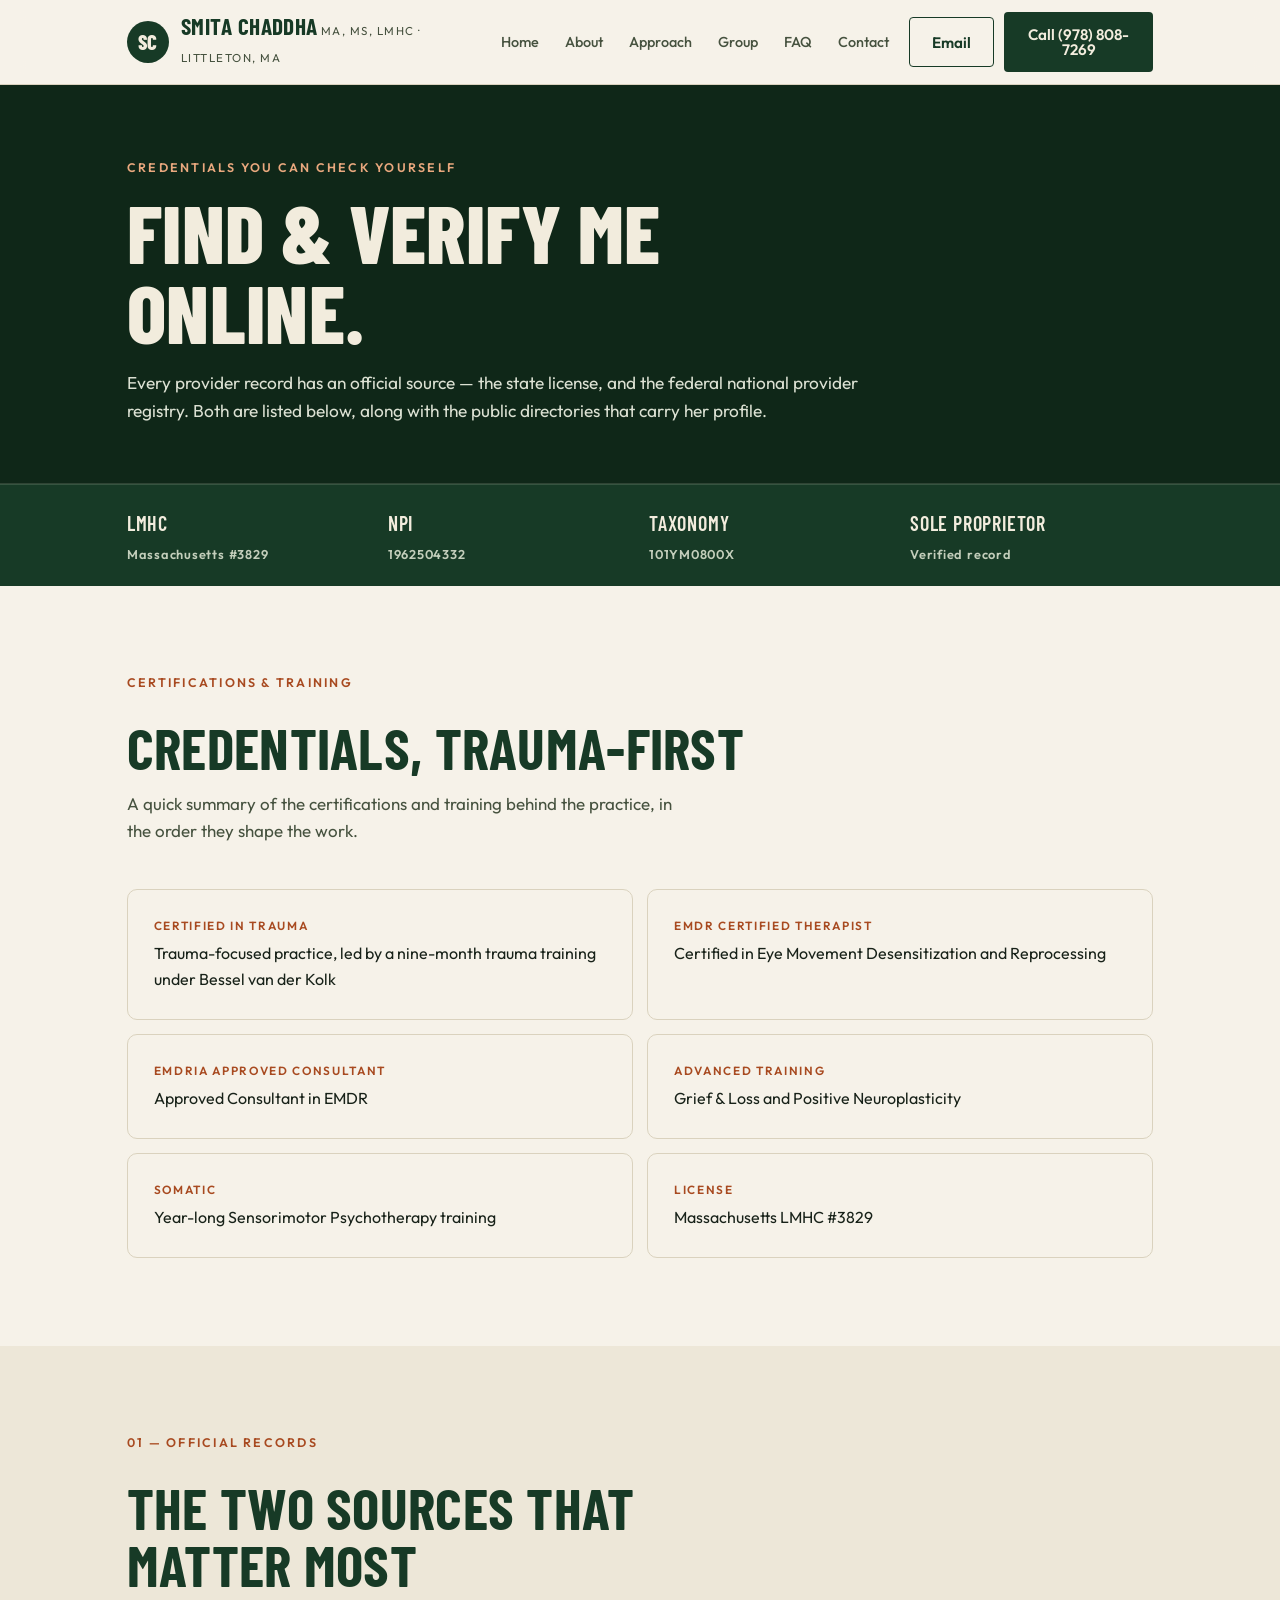
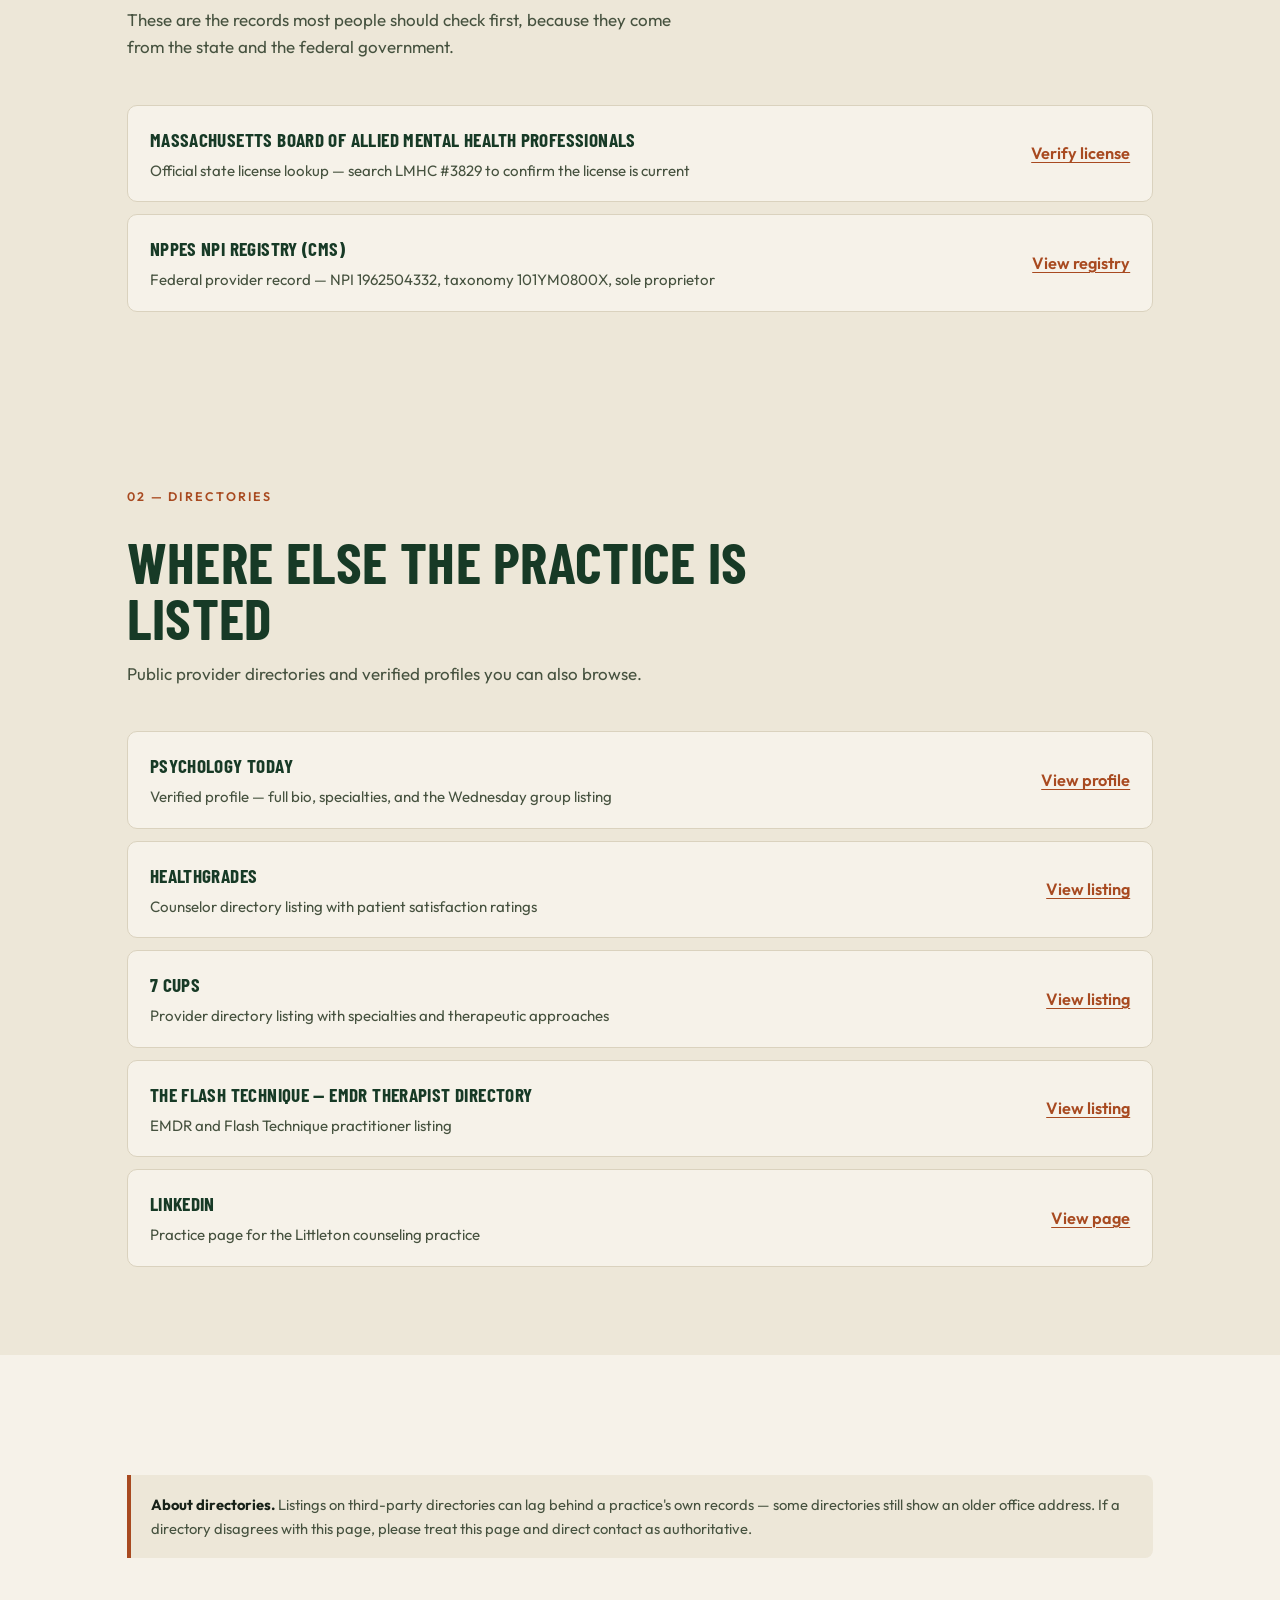
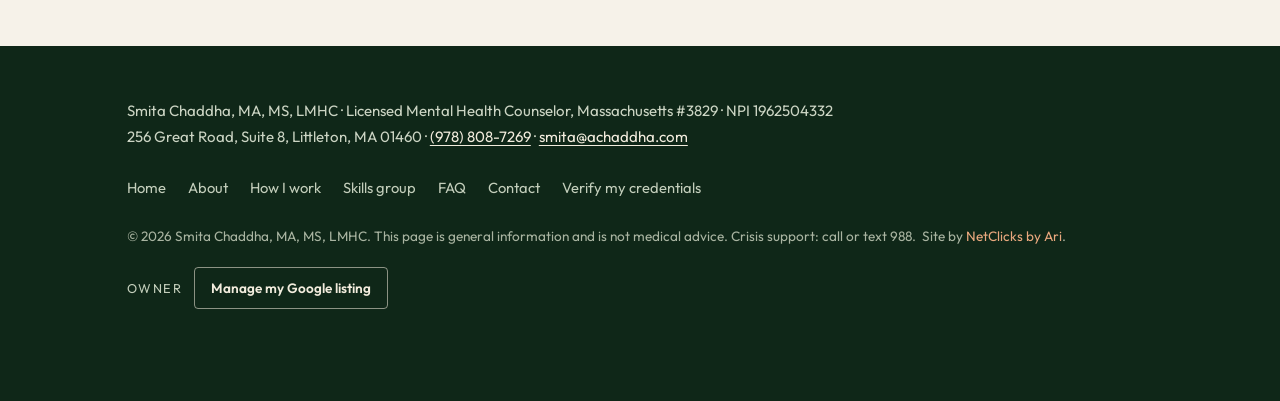
<file: verify.html>
<!DOCTYPE html>
<html lang="en">
<head>
<meta charset="UTF-8">
<meta name="viewport" content="width=device-width, initial-scale=1.0">
<title>Verify Credentials — Smita Chaddha, LMHC, Littleton MA</title>
<meta name="description" content="Independently verify Smita Chaddha, MA, MS, LMHC: Massachusetts LMHC license #3829, NPI 1962504332, taxonomy 101YM0800X, plus her public provider directory listings.">
<link rel="canonical" href="https://ari-builds.github.io/smita-chaddha-v2/verify.html">
<meta property="og:type" content="website">
<meta property="og:site_name" content="Smita Chaddha, MA, MS, LMHC">
<meta property="og:title" content="Verify My Credentials">
<meta property="og:description" content="Official state license lookup, federal NPI registry, and public provider directories for Smita Chaddha, LMHC #3829, NPI 1962504332.">
<meta property="og:url" content="https://ari-builds.github.io/smita-chaddha-v2/verify.html">
<meta property="og:image" content="https://ari-builds.github.io/smita-chaddha-v2/assets/og-image.jpg">
<meta name="theme-color" content="#173A26">
<meta name="geo.region" content="US-MA">
<meta name="geo.placename" content="Littleton, Massachusetts">
<link rel="icon" href="favicon.svg" type="image/svg+xml">
<link rel="preconnect" href="https://fonts.googleapis.com">
<link rel="preconnect" href="https://fonts.gstatic.com" crossorigin>
<link rel="stylesheet" href="https://fonts.googleapis.com/css2?family=Barlow+Condensed:wght@600;700;800&family=Outfit:wght@400;500;600;700&display=swap">
<link rel="stylesheet" href="styles.css">
<script>
document.documentElement.classList.add('reveal');
window.__revealFailsafe = setTimeout(function () {
  document.documentElement.classList.remove('reveal');
}, 3000);
</script>
</head>
<body>

<a class="skip" href="#main">Skip to content</a>

<header class="site-header">
  <div class="bar">
    <a class="brand" href="index.html" aria-label="Smita Chaddha, LMHC — home">
      <span class="mark" aria-hidden="true">SC</span>
      <span>
        <span class="name">Smita Chaddha</span>
        <span class="sub">MA, MS, LMHC · Littleton, MA</span>
      </span>
    </a>
    <nav class="site-nav" aria-label="Primary">
      <a href="index.html">Home</a>
      <a href="about.html">About</a>
      <a href="approach.html">Approach</a>
      <a href="group.html">Group</a>
      <a href="faq.html">FAQ</a>
      <a href="contact.html">Contact</a>
    </nav>
    <div class="head-actions">
      <a class="btn btn-outline" href="mailto:smita@achaddha.com">Email</a>
      <a class="btn btn-green" href="tel:+19788087269">Call (978) 808-7269</a>
      <button id="menuBtn" type="button" aria-label="Open menu" aria-expanded="false" aria-controls="mobileMenu">
        <svg width="22" height="16" viewBox="0 0 22 16" fill="none" aria-hidden="true"><path d="M1 1h20M1 8h20M1 15h20" stroke="currentColor" stroke-width="2" stroke-linecap="round"/></svg>
      </button>
    </div>
  </div>
</header>

<div class="mobile-menu" id="mobileMenu" aria-hidden="true">
  <div class="mm-head">
    <div class="mm-title">Smita Chaddha, LMHC</div>
    <button id="menuClose" type="button" aria-label="Close menu">&#10005;</button>
  </div>
  <nav class="mm-links" aria-label="Mobile">
    <a href="index.html">Home</a>
    <a href="about.html">About</a>
    <a href="approach.html">Approach</a>
    <a href="group.html">Group</a>
    <a href="faq.html">FAQ</a>
    <a href="contact.html">Contact</a>
  </nav>
  <div class="mm-cta">
    <a class="btn btn-solid" href="tel:+19788087269">Call</a>
    <a class="btn btn-ghost-light" href="mailto:smita@achaddha.com">Email</a>
  </div>
  <div class="mm-phone">(978) 808-7269 · Littleton, MA</div>
</div>

<main id="main">

<section class="page-hero" aria-labelledby="verify-title">
  <div class="container">
    <p class="kicker">Credentials you can check yourself</p>
    <h1 id="verify-title">Find &amp; verify me online.</h1>
    <p class="page-lede">Every provider record has an official source — the state license, and the federal national provider registry. Both are listed below, along with the public directories that carry her profile.</p>
  </div>
</section>

<div class="stats">
  <div class="row">
    <div>LMHC<span>Massachusetts #3829</span></div>
    <div>NPI<span>1962504332</span></div>
    <div>Taxonomy<span>101YM0800X</span></div>
    <div>Sole proprietor<span>Verified record</span></div>
  </div>
</div>

<section class="section" id="certifications">
  <div class="container">
    <div class="section-head">
      <p class="kicker">Certifications &amp; training</p>
      <h2>Credentials, trauma-first</h2>
      <p class="lede">A quick summary of the certifications and training behind the practice, in the order they shape the work.</p>
    </div>
    <div class="cred-grid">
      <div class="cred card"><div class="label">Certified in Trauma</div><div class="value">Trauma-focused practice, led by a nine-month trauma training under Bessel van der Kolk</div></div>
      <div class="cred card"><div class="label">EMDR Certified Therapist</div><div class="value">Certified in Eye Movement Desensitization and Reprocessing</div></div>
      <div class="cred card"><div class="label">EMDRIA Approved Consultant</div><div class="value">Approved Consultant in EMDR</div></div>
      <div class="cred card"><div class="label">Advanced training</div><div class="value">Grief &amp; Loss and Positive Neuroplasticity</div></div>
      <div class="cred card"><div class="label">Somatic</div><div class="value">Year-long Sensorimotor Psychotherapy training</div></div>
      <div class="cred card"><div class="label">License</div><div class="value">Massachusetts LMHC #3829</div></div>
    </div>
  </div>
</section>

<section class="section alt" id="core">
  <div class="container">
    <div class="section-head">
      <p class="kicker">01 — Official records</p>
      <h2>The two sources that matter most</h2>
      <p class="lede">These are the records most people should check first, because they come from the state and the federal government.</p>
    </div>
    <div class="profile-list">
      <div class="profile-row rv"><div><div class="pname">Massachusetts Board of Allied Mental Health Professionals</div><span class="pdesc">Official state license lookup — search LMHC #3829 to confirm the license is current</span></div><a href="https://www.mass.gov/orgs/board-of-registration-of-allied-mental-health-and-human-services-professions" target="_blank" rel="noopener noreferrer">Verify license</a></div>
      <div class="profile-row rv"><div><div class="pname">NPPES NPI Registry (CMS)</div><span class="pdesc">Federal provider record — NPI 1962504332, taxonomy 101YM0800X, sole proprietor</span></div><a href="https://npiregistry.cms.hhs.gov/provider-view/1962504332" target="_blank" rel="noopener noreferrer">View registry</a></div>
    </div>
  </div>
</section>

<section class="section alt" id="profiles">
  <div class="container">
    <div class="section-head">
      <p class="kicker">02 — Directories</p>
      <h2>Where else the practice is listed</h2>
      <p class="lede">Public provider directories and verified profiles you can also browse.</p>
    </div>
    <div class="profile-list">
      <div class="profile-row rv"><div><div class="pname">Psychology Today</div><span class="pdesc">Verified profile — full bio, specialties, and the Wednesday group listing</span></div><a href="https://www.psychologytoday.com/us/therapists/smita-chaddha-littleton-ma/141858" target="_blank" rel="noopener noreferrer">View profile</a></div>
      <div class="profile-row rv"><div><div class="pname">Healthgrades</div><span class="pdesc">Counselor directory listing with patient satisfaction ratings</span></div><a href="https://www.healthgrades.com/counseling-directory/ma-massachusetts/littleton" target="_blank" rel="noopener noreferrer">View listing</a></div>
      <div class="profile-row rv"><div><div class="pname">7 Cups</div><span class="pdesc">Provider directory listing with specialties and therapeutic approaches</span></div><a href="https://www.7cups.com/local/us/ma/littleton/therapists/smita-chaddha-counselor-ment-48624172" target="_blank" rel="noopener noreferrer">View listing</a></div>
      <div class="profile-row rv"><div><div class="pname">The Flash Technique — EMDR therapist directory</div><span class="pdesc">EMDR and Flash Technique practitioner listing</span></div><a href="https://flashtechnique.com/wp/places/united-states/massachusetts/littleton-1/therapist-1/smita-chaddha-mams-lmhc/" target="_blank" rel="noopener noreferrer">View listing</a></div>
      <div class="profile-row rv"><div><div class="pname">LinkedIn</div><span class="pdesc">Practice page for the Littleton counseling practice</span></div><a href="https://www.linkedin.com/company/smita-chaddha" target="_blank" rel="noopener noreferrer">View page</a></div>
    </div>
  </div>
</section>

<section class="section" id="note">
  <div class="container">
    <p class="disclaimer">
      <strong>About directories.</strong> Listings on third-party directories can lag behind a practice's own records — some directories still show an older office address. If a directory disagrees with this page, please treat this page and direct contact as authoritative.
    </p>
  </div>
</section>

</main>

<footer class="site-footer">
  <div class="container">
    <div class="nap">
      Smita Chaddha, MA, MS, LMHC · Licensed Mental Health Counselor, Massachusetts #3829 · NPI 1962504332<br>
      256 Great Road, Suite 8, Littleton, MA 01460 · <a href="tel:+19788087269">(978) 808-7269</a> · <a href="mailto:smita@achaddha.com">smita@achaddha.com</a>
    </div>
    <div class="footer-links">
      <a href="index.html">Home</a><a href="about.html">About</a><a href="approach.html">How I work</a><a href="group.html">Skills group</a>
      <a href="faq.html">FAQ</a><a href="contact.html">Contact</a>
      <a href="verify.html">Verify my credentials</a>
    </div>
    <p class="colophon">&copy; <span id="year">2026</span> Smita Chaddha, MA, MS, LMHC. This page is general information and is not medical advice. Crisis support: call or text 988.&nbsp; Site by <a href="https://netclicksbyari.tech" target="_blank" rel="noopener">NetClicks by Ari</a>.</p>
    <div class="owner-tools">
      <span class="owner-label" id="owner-label">Owner</span>
      <a class="btn btn-ghost-light" href="https://business.google.com/" target="_blank" rel="noopener" aria-describedby="owner-label">Manage my Google listing</a>
    </div>
  </div>
</footer>

<div class="mobile-bar">
  <a class="btn btn-solid" href="tel:+19788087269">Call (978) 808-7269</a>
  <a class="btn btn-ghost-light" href="mailto:smita@achaddha.com">Email</a>
</div>

<script src="site.js" defer></script>

</body>
</html>
</file>
<file: styles.css>
/* ==========================================================================
   Smita Chaddha, MA, MS, LMHC - shared design system
   Palette: deep evergreen + warm cream + accessible clay accent.
   Layout & type language adapted from the Nevan / Repairs-N-Moore builds:
   sticky blurred header, condensed display type, card grids, dark feature
   bands, full-screen mobile menu, sticky mobile call bar.
   All text/background pairs verified for WCAG AA contrast.
   ========================================================================== */

:root{
  --paper:#F6F2E9;
  --paper-2:#EDE7D8;
  --ink:#182219;
  --ink-soft:#46523F;
  --line:#DAD2BE;
  --line-strong:#C9BFAD;
  --evergreen:#173A26;
  --evergreen-2:#0F2718;
  --cream:#F2ECDD;
  --cream-soft:#C3CEBB;
  --accent:#A84A20;
  --accent-hover:#8A3A15;
  --accent-light:#E9A87E;
  --radius:4px;
  --maxw:1180px;
  --pad:6%;
  --shadow:0 1px 2px rgba(24,34,25,.05), 0 18px 40px -24px rgba(24,34,25,.25);
  --font-display:"Barlow Condensed",Impact,system-ui,sans-serif;
  --font-body:"Outfit",system-ui,-apple-system,"Segoe UI",Roboto,Arial,sans-serif;
}

*{box-sizing:border-box;}
html{scroll-behavior:smooth;scroll-padding-top:96px;}
body{
  margin:0;background:var(--paper);color:var(--ink);
  font:400 1.02rem/1.62 var(--font-body);
  -webkit-font-smoothing:antialiased;text-rendering:optimizeLegibility;
  overflow-x:hidden;
}
img{display:block;max-width:100%;}
a{color:var(--accent);text-decoration-thickness:1px;text-underline-offset:3px;}
a:hover{color:var(--accent-hover);}
:focus-visible{outline:3px solid var(--accent);outline-offset:3px;border-radius:3px;}

h1,h2,h3,h4{
  font-family:var(--font-display);font-weight:700;color:var(--evergreen);
  margin:0;line-height:.98;letter-spacing:.005em;text-transform:uppercase;
}
h1{font-size:clamp(2.4rem,6.4vw,5.4rem);font-weight:800;}
h2{font-size:clamp(2rem,4.6vw,3.6rem);}
h3{font-size:clamp(1.35rem,2.2vw,1.9rem);line-height:1.02;}
p{margin:0 0 1em;}
p:last-child{margin-bottom:0;}

.container{max-width:var(--maxw);margin:0 auto;padding:0 var(--pad);}

.skip{position:fixed;left:12px;top:-100px;background:var(--evergreen);color:var(--cream);
  padding:12px 18px;z-index:200;border-radius:var(--radius);transition:top .2s;}
.skip:focus{top:12px;}

.kicker{
  font:600 .78rem/1.4 var(--font-body);letter-spacing:.18em;text-transform:uppercase;
  color:var(--accent);margin:0 0 1.1em;
}
.on-dark .kicker{color:var(--accent-light);}

/* ---------- header ---------- */
.site-header{
  position:sticky;top:0;z-index:60;
  background:color-mix(in srgb,var(--paper) 88%,transparent);
  backdrop-filter:blur(12px);-webkit-backdrop-filter:blur(12px);
  border-bottom:1px solid var(--line);
}
.site-header .bar{display:flex;align-items:center;justify-content:space-between;gap:20px;
  max-width:var(--maxw);margin:0 auto;padding:12px var(--pad);}
.brand{display:flex;align-items:center;gap:12px;text-decoration:none;color:inherit;}
.brand .mark{
  width:42px;height:42px;flex:none;border-radius:50%;
  background:var(--evergreen);color:var(--cream);
  display:grid;place-items:center;font-family:var(--font-display);
  font-weight:800;font-size:1.3rem;letter-spacing:.02em;
}
.brand .name{font-family:var(--font-display);font-weight:700;font-size:1.45rem;
  line-height:.95;color:var(--evergreen);text-transform:uppercase;letter-spacing:.02em;}
.brand .sub{font-size:.72rem;letter-spacing:.13em;text-transform:uppercase;color:var(--ink-soft);margin-top:3px;}
.site-nav{display:flex;align-items:center;gap:26px;font-size:.9rem;font-weight:500;}
.site-nav a{color:var(--ink-soft);text-decoration:none;}
.site-nav a:hover{color:var(--accent);}
.head-actions{display:flex;align-items:center;gap:10px;}
#menuBtn{display:none;}

/* ---------- buttons ---------- */
.btn{
  display:inline-flex;align-items:center;justify-content:center;gap:10px;
  padding:14px 22px;border:1px solid transparent;border-radius:var(--radius);
  font:600 .95rem/1 var(--font-body);text-decoration:none;cursor:pointer;
  transition:background .18s,color .18s,border-color .18s,transform .18s;
  min-height:50px;text-align:center;
}
.btn:hover{transform:translateY(-2px);}
.btn svg{width:17px;height:17px;flex:none;}
.btn-solid{background:var(--accent);color:#fff;}
.btn-solid:hover{background:var(--accent-hover);color:#fff;}
.btn-green{background:var(--evergreen);color:var(--cream);}
.btn-green:hover{background:var(--evergreen-2);color:var(--cream);}
.btn-outline{background:transparent;color:var(--evergreen);border-color:var(--evergreen);}
.btn-outline:hover{background:var(--evergreen);color:var(--cream);}
.btn-ghost-light{background:transparent;color:var(--cream);border-color:rgba(242,236,221,.55);}
.btn-ghost-light:hover{background:rgba(242,236,221,.14);color:var(--cream);}
.btn-block{width:100%;}

/* ---------- hero ---------- */
.hero{position:relative;overflow:hidden;isolation:isolate;color:var(--cream);
  min-height:min(88vh,820px);display:flex;align-items:flex-end;background:var(--evergreen-2);}
.hero-media{position:absolute;inset:-24% 0;z-index:-3;will-change:transform;}
.hero-media img{width:100%;height:100%;object-fit:cover;object-position:center 54%;}
.hero-scrim{position:absolute;inset:0;z-index:-2;
  background:
    linear-gradient(90deg,rgba(9,24,15,.9) 0%,rgba(9,24,15,.62) 46%,rgba(9,24,15,.24) 100%),
    linear-gradient(0deg,rgba(9,24,15,.72) 0%,rgba(9,24,15,0) 46%);
}
.hero-inner{position:relative;flex:0 0 100%;width:100%;max-width:var(--maxw);margin:0 auto;
  padding:86px var(--pad) 108px;}
.hero .kicker{color:var(--accent-light);}
.hero h1{color:var(--cream);max-width:16ch;text-shadow:0 2px 26px rgba(0,0,0,.35);}
.hero h1 em{font-style:normal;color:var(--accent-light);}
.hero .lede{margin-top:18px;max-width:34rem;font-size:1.08rem;color:#EAE4D6;}
.hero-creds{margin-top:18px;font-size:.88rem;letter-spacing:.02em;color:#CFD6C8;}
.hero-creds strong{color:#EAE4D6;font-weight:600;}
.hero-actions{margin-top:26px;display:flex;flex-wrap:wrap;align-items:center;gap:14px;}
.hero-note{flex-basis:100%;font-size:.92rem;color:#DCE1D3;}
.hero-note a{color:var(--accent-light);font-weight:600;}
.hero-badges{margin-top:28px;display:flex;flex-wrap:wrap;gap:8px;list-style:none;padding:0;}
.hero-badges li{
  font-size:.8rem;letter-spacing:.02em;color:#EDE7D8;
  border:1px solid rgba(242,236,221,.4);border-radius:999px;padding:6px 13px;
}
.hero-foot{position:absolute;bottom:22px;left:50%;transform:translateX(-50%);
  width:100%;max-width:var(--maxw);padding:14px var(--pad) 0;
  display:flex;justify-content:space-between;gap:16px;
  font-size:.72rem;letter-spacing:.14em;text-transform:uppercase;color:#C8D2C0;
  border-top:1px solid rgba(242,236,221,.28);}

@media (min-width:881px){
  .hero .kicker{font-size:1.18rem;letter-spacing:.14em;}
}

/* ---------- subpage banner ---------- */
.page-hero{background:var(--evergreen-2);color:var(--cream);padding:74px 0 58px;
  border-bottom:1px solid rgba(242,236,221,.14);}
.page-hero .kicker{color:var(--accent-light);}
.page-hero h1{color:var(--cream);max-width:20ch;}
.page-hero .page-lede{margin-top:18px;max-width:48rem;font-size:1.08rem;color:#DCE1D3;}

/* ---------- stat band ---------- */
.stats{background:var(--evergreen);color:var(--cream);border-top:1px solid rgba(242,236,221,.14);}
.stats .row{display:grid;grid-template-columns:repeat(4,1fr);gap:18px;
  max-width:var(--maxw);margin:0 auto;padding:22px var(--pad);}
.stats .row div{font-family:var(--font-display);font-weight:600;font-size:1.25rem;
  text-transform:uppercase;letter-spacing:.04em;}
.stats .row span{display:block;font-family:var(--font-body);font-size:.8rem;
  letter-spacing:.06em;color:var(--cream-soft);text-transform:none;margin-top:4px;}

/* ---------- generic section ---------- */
.section{padding:88px 0;}
.section.alt{background:var(--paper-2);}
.section.dark{background:var(--evergreen);color:var(--cream);}
.section.dark h2,.section.dark h3{color:var(--cream);}
.section.dark p{color:#DCE1D3;}
.section-head{display:grid;grid-template-columns:1fr;gap:14px;margin-bottom:44px;}
.section-head h2{max-width:24ch;}
.section-head .lede{color:var(--ink-soft);max-width:52ch;font-size:1.06rem;}
.section.dark .section-head .lede{color:#D6DCCE;}

/* ---------- cards ---------- */
.card{background:var(--paper);border:1px solid var(--line);border-radius:10px;padding:26px;}
.section.alt .card{background:var(--paper);}
.grid{display:grid;gap:16px;}
.grid-2{grid-template-columns:repeat(2,1fr);}
.grid-3{grid-template-columns:repeat(3,1fr);}
.card h3{margin-bottom:10px;}
.card p{color:var(--ink-soft);font-size:.98rem;}

/* cred grid */
.cred-grid{display:grid;grid-template-columns:repeat(2,1fr);gap:14px;}
.cred .label{font-size:.74rem;letter-spacing:.14em;text-transform:uppercase;
  color:var(--accent);font-weight:600;margin-bottom:6px;}
.cred .value{font-size:1rem;color:var(--ink);}

/* pull quote */
.pullquote{margin:0 0 34px;padding:22px 0 22px 26px;border-left:4px solid var(--accent);}
.pullquote p{font-family:var(--font-display);font-weight:600;font-size:clamp(1.4rem,2.6vw,2.1rem);
  line-height:1.06;text-transform:uppercase;color:var(--evergreen);margin:0 0 12px;}
.pullquote cite{font-style:normal;font-size:.85rem;letter-spacing:.08em;
  text-transform:uppercase;color:var(--ink-soft);}

/* approach */
.approach-grid{display:grid;grid-template-columns:repeat(2,1fr);gap:16px;}
.approach .abbr{display:inline-block;font-family:var(--font-display);font-weight:700;
  font-size:.82rem;letter-spacing:.12em;text-transform:uppercase;color:var(--accent);
  margin-bottom:8px;}

/* focus tags */
.tags{display:flex;flex-wrap:wrap;gap:9px;list-style:none;padding:0;margin:0;}
.tags li{border:1px solid var(--line);border-radius:999px;padding:7px 15px;
  font-size:.9rem;color:var(--ink);background:var(--paper);}
.section.alt .tags li{background:var(--paper);}

/* ---------- group feature ---------- */
.feature{background:var(--evergreen-2);color:var(--cream);border-radius:12px;padding:38px;
  border:1px solid rgba(242,236,221,.14);}
.feature h3{color:var(--cream);font-size:clamp(1.5rem,2.6vw,2.2rem);margin-bottom:14px;}
.feature p{color:#DCE1D3;}
.modules{list-style:none;padding:0;margin:22px 0;display:grid;grid-template-columns:1fr 1fr;gap:10px 24px;}
.modules li{position:relative;padding-left:24px;color:#E7ECDF;}
.modules li::before{content:"";position:absolute;left:0;top:.55em;width:10px;height:10px;
  border-radius:50%;background:var(--accent-light);}
.feature-meta{display:grid;grid-template-columns:repeat(4,1fr);gap:18px;margin-top:26px;
  border-top:1px solid rgba(242,236,221,.2);padding-top:22px;}
.feature-meta div{font-size:1rem;color:var(--cream);}
.feature-meta span{display:block;font-size:.72rem;letter-spacing:.14em;text-transform:uppercase;
  color:var(--accent-light);margin-bottom:5px;}

/* ---------- fees table ---------- */
.fee-table{width:100%;border-collapse:collapse;font-size:1rem;}
.fee-table th,.fee-table td{text-align:left;padding:16px 18px;border-bottom:1px solid var(--line);
  vertical-align:top;}
.fee-table thead th{font-family:var(--font-display);font-weight:700;font-size:1.05rem;
  text-transform:uppercase;letter-spacing:.06em;color:var(--evergreen);
  background:var(--paper-2);border-bottom:2px solid var(--evergreen);}
.fee-table tbody th{font-weight:600;color:var(--evergreen);width:34%;}
.fee-table td{color:var(--ink-soft);}

/* ---------- faq ---------- */
.faq-item{border:1px solid var(--line);border-radius:10px;background:var(--paper);
  margin-bottom:12px;overflow:hidden;}
.faq-item summary{
  cursor:pointer;list-style:none;padding:18px 52px 18px 20px;position:relative;
  font-family:var(--font-display);font-weight:600;font-size:1.2rem;line-height:1.12;
  text-transform:uppercase;color:var(--evergreen);
}
.faq-item summary::-webkit-details-marker{display:none;}
.faq-item summary::after{
  content:"+";position:absolute;right:20px;top:50%;transform:translateY(-50%);
  font-family:var(--font-body);font-weight:400;font-size:1.5rem;color:var(--accent);
}
.faq-item[open] summary::after{content:"\2013";}
.faq-item summary:hover{color:var(--accent);}
.faq-item .answer{padding:0 20px 20px;color:var(--ink-soft);border-top:1px solid var(--line);
  margin-top:0;padding-top:16px;}

/* ---------- contact ---------- */
.contact-grid{display:grid;grid-template-columns:1.1fr .9fr;gap:26px;}
.contact-block{padding:16px 0;border-bottom:1px solid var(--line);}
.contact-block .label{font-size:.74rem;letter-spacing:.14em;text-transform:uppercase;
  color:var(--accent);font-weight:600;margin-bottom:5px;}
.contact-block .value{font-size:1.12rem;}
.note-box{background:var(--paper-2);border:1px solid var(--line);border-radius:10px;padding:24px;}
.note-box p{color:var(--ink-soft);font-size:.98rem;margin-bottom:14px;}
.note-box p:last-child{margin-bottom:0;}

.disclaimer{margin-top:32px;padding:18px 20px;border-left:4px solid var(--accent);
  background:var(--paper-2);border-radius:0 8px 8px 0;font-size:.92rem;color:var(--ink-soft);}
.disclaimer strong{color:var(--ink);}

/* ---------- profiles ---------- */
.profile-list{display:grid;gap:12px;}
.profile-row{display:flex;align-items:center;justify-content:space-between;gap:20px;
  background:var(--paper);border:1px solid var(--line);border-radius:10px;padding:18px 22px;}
.profile-row .pname{font-family:var(--font-display);font-weight:700;font-size:1.2rem;
  text-transform:uppercase;color:var(--evergreen);letter-spacing:.02em;}
.profile-row .pdesc{display:block;color:var(--ink-soft);font-size:.94rem;margin-top:4px;}
.profile-row a{font-weight:600;white-space:nowrap;}

/* ---------- final cta ---------- */
.final-cta{background:var(--evergreen);color:var(--cream);padding:80px 0;}
.final-cta h2{color:var(--cream);max-width:18ch;}
.final-cta p{color:#DCE1D3;margin-top:18px;max-width:46rem;}
.final-cta .hero-actions{margin-top:28px;justify-content:flex-start;}

/* ---------- footer ---------- */
.site-footer{background:var(--evergreen-2);color:var(--cream-soft);padding:52px 0 92px;}
.site-footer .nap{font-size:.94rem;line-height:1.7;color:#CBD4C3;}
.site-footer .nap a{color:var(--cream);}
.site-footer .footer-links{display:flex;flex-wrap:wrap;gap:8px 22px;margin:26px 0;font-size:.92rem;}
.site-footer .footer-links a{color:var(--cream-soft);text-decoration:none;}
.site-footer .footer-links a:hover{color:var(--cream);text-decoration:underline;}
.site-footer .colophon{font-size:.85rem;color:#A9B4A1;margin:0;}
.site-footer .colophon a{color:var(--accent-light);text-decoration:none;}
.site-footer .colophon a:hover{text-decoration:underline;}
.owner-tools{margin-top:20px;display:flex;align-items:center;gap:12px;}
.owner-label{font-size:.8rem;letter-spacing:.12em;text-transform:uppercase;color:var(--cream-soft);}
.owner-tools .btn{min-height:42px;padding:9px 16px;font-size:.85rem;}

/* ---------- mobile menu ---------- */
.mobile-menu{position:fixed;inset:0;z-index:100;display:none;flex-direction:column;
  background:var(--evergreen-2);color:var(--cream);padding:20px var(--pad) 28px;overflow:auto;}
.mobile-menu.open{display:flex;}
.mobile-menu .mm-head{display:flex;align-items:center;justify-content:space-between;}
.mobile-menu .mm-title{font-family:var(--font-display);font-weight:700;font-size:1.4rem;
  text-transform:uppercase;letter-spacing:.02em;}
#menuClose{width:46px;height:46px;border-radius:50%;border:1px solid rgba(242,236,221,.35);
  background:transparent;color:var(--cream);font-size:1.2rem;cursor:pointer;}
.mobile-menu .mm-links{display:flex;flex-direction:column;gap:14px;margin-top:44px;}
.mobile-menu .mm-links a{font-family:var(--font-display);font-weight:700;font-size:2.5rem;
  line-height:1;text-transform:uppercase;color:var(--cream);text-decoration:none;}
.mobile-menu .mm-links a:hover{color:var(--accent-light);}
.mobile-menu .mm-cta{margin-top:auto;display:grid;grid-template-columns:1fr 1fr;gap:10px;}
.mobile-menu .mm-cta .btn{width:100%;}
.mobile-menu .mm-phone{margin-top:18px;text-align:center;font-family:var(--font-display);
  font-size:1rem;letter-spacing:.14em;text-transform:uppercase;color:var(--cream-soft);}
body.locked{overflow:hidden;}

/* ---------- sticky mobile bar ---------- */
.mobile-bar{display:none;}

/* ---------- motion (subtle; all disabled by prefers-reduced-motion) ---------- */
.site-nav a{position:relative;}
.site-nav a::after{content:"";position:absolute;left:0;right:0;bottom:-5px;height:2px;
  background:var(--accent);transform:scaleX(0);transform-origin:left;transition:transform .25s ease;}
.site-nav a:hover::after{transform:scaleX(1);}

.card,.feature,.profile-row{transition:box-shadow .25s ease,border-color .25s ease;}
.card:hover,.feature:hover,.profile-row:hover{box-shadow:0 16px 36px -20px rgba(24,34,25,.4);}
.card:hover{border-color:var(--line-strong);}

.hero-inner>*{animation:rise .7s cubic-bezier(.2,.7,.3,1) both;}
.hero-inner>:nth-child(2){animation-delay:.09s}
.hero-inner>:nth-child(3){animation-delay:.18s}
.hero-inner>:nth-child(4){animation-delay:.27s}
.hero-inner>:nth-child(5){animation-delay:.36s}
.hero-inner>:nth-child(6){animation-delay:.45s}
@keyframes rise{from{opacity:0;transform:translateY(16px)}to{opacity:1;transform:none}}
.hero-media img{animation:heroIn 1.2s ease-out both;}
@keyframes heroIn{from{opacity:.3;transform:scale(1.06)}to{opacity:1;transform:scale(1)}}
.hero-actions .btn-solid{animation:callPulse 3s ease-in-out 1.6s infinite;}
@keyframes callPulse{0%,100%{box-shadow:0 0 0 0 rgba(233,168,126,.5)}50%{box-shadow:0 0 0 12px rgba(233,168,126,0)}}
.mobile-menu.open .mm-links a{animation:mmIn .4s cubic-bezier(.2,.7,.3,1) both;}
.mobile-menu.open .mm-links a:nth-child(1){animation-delay:.03s}
.mobile-menu.open .mm-links a:nth-child(2){animation-delay:.07s}
.mobile-menu.open .mm-links a:nth-child(3){animation-delay:.11s}
.mobile-menu.open .mm-links a:nth-child(4){animation-delay:.15s}
.mobile-menu.open .mm-links a:nth-child(5){animation-delay:.19s}
.mobile-menu.open .mm-links a:nth-child(6){animation-delay:.23s}
@keyframes mmIn{from{opacity:0;transform:translateY(10px)}to{opacity:1;transform:none}}

/* ---------- reveal ---------- */
.rv{transition:opacity .6s cubic-bezier(.2,.7,.3,1),transform .6s cubic-bezier(.2,.7,.3,1);}
html.reveal .rv{opacity:0;transform:translateY(16px);}
html.reveal .rv.in{opacity:1;transform:none;}

/* ---------- responsive ---------- */
@media (max-width:1040px){
  .grid-3{grid-template-columns:repeat(2,1fr);}
  .cred-grid{grid-template-columns:1fr 1fr;}
}
@media (max-width:880px){
  :root{--pad:6%;}
  .site-nav,.head-actions .btn-green{display:none;}
  #menuBtn{display:inline-flex;align-items:center;justify-content:center;width:46px;height:46px;
    border:1px solid var(--line);border-radius:50%;background:transparent;color:var(--evergreen);cursor:pointer;}
  .contact-grid{grid-template-columns:1fr;}
  .feature-meta{grid-template-columns:1fr 1fr;}
}
@media (max-width:640px){
  h1{font-size:clamp(2.5rem,13vw,3.6rem);}
  h2{font-size:clamp(1.9rem,8.6vw,2.6rem);}
  p{line-height:1.6;}
  .section{padding:60px 0 56px;}
  .grid-2,.grid-3,.approach-grid,.cred-grid{grid-template-columns:1fr;}
  .modules{grid-template-columns:1fr;}
  .stats .row{grid-template-columns:1fr 1fr;}
  .hero{min-height:auto;}
  .hero-inner{padding:86px var(--pad) 40px;}
  .hero h1{max-width:none;text-wrap:balance;}
  .hero .lede{font-size:1.13rem;line-height:1.62;max-width:none;}
  .hero-actions .btn{width:100%;justify-content:center;}
  .hero-note{margin-top:2px;}
  .hero-badges li{font-size:.74rem;padding:5px 11px;}
  .kicker{margin-bottom:.9em;}
  .card,.feature{padding:22px 18px;}
  .owner-tools{flex-direction:column;align-items:flex-start;gap:8px;}
  .page-hero{padding:58px 0 44px;}
  .page-hero h1{font-size:clamp(2.5rem,11vw,3.4rem);}
  .hero-foot{position:static;transform:none;max-width:none;margin:8px 0 0;padding-top:16px;}
  .hero-foot span:last-child{display:none;}
  .fee-table thead{display:none;}
  .fee-table tbody th,.fee-table tbody td{display:block;width:auto;border-bottom:0;padding:6px 0;}
  .fee-table tbody th{border-top:1px solid var(--line);padding-top:16px;}
  .fee-table tbody td{padding-bottom:14px;color:var(--ink-soft);}
  .profile-row{flex-direction:column;align-items:flex-start;gap:10px;}
  .mobile-menu .mm-links a{font-size:2.1rem;}

  /* sticky call bar replaces header buttons on phones */
  .head-actions{display:none;}
  .mobile-bar{
    display:grid;grid-template-columns:1fr 1fr;gap:10px;position:fixed;
    left:0;right:0;bottom:0;z-index:70;padding:11px 14px calc(11px + env(safe-area-inset-bottom));
    background:color-mix(in srgb,var(--evergreen-2) 94%,transparent);
    backdrop-filter:blur(10px);border-top:1px solid rgba(242,236,221,.2);
  }
  .mobile-bar .btn{min-height:48px;width:100%;}
  body{padding-bottom:calc(5rem + env(safe-area-inset-bottom));}
  .site-footer{padding-bottom:112px;}
}

@media (prefers-reduced-motion:reduce){
  html{scroll-behavior:auto;}
  .rv,html.reveal .rv{opacity:1;transform:none;transition:none;}
  *{animation:none!important;transition-duration:.01ms!important;}
  [data-depth]{transform:none!important;will-change:auto!important;}
}

@media print{
  .site-nav,.head-actions,#menuBtn,.mobile-bar,.final-cta,.hero-media,.hero-scrim,.mobile-menu{display:none!important;}
  body{background:#fff;padding:0;}
  .faq-item .answer{display:block!important;}
}
</file>
